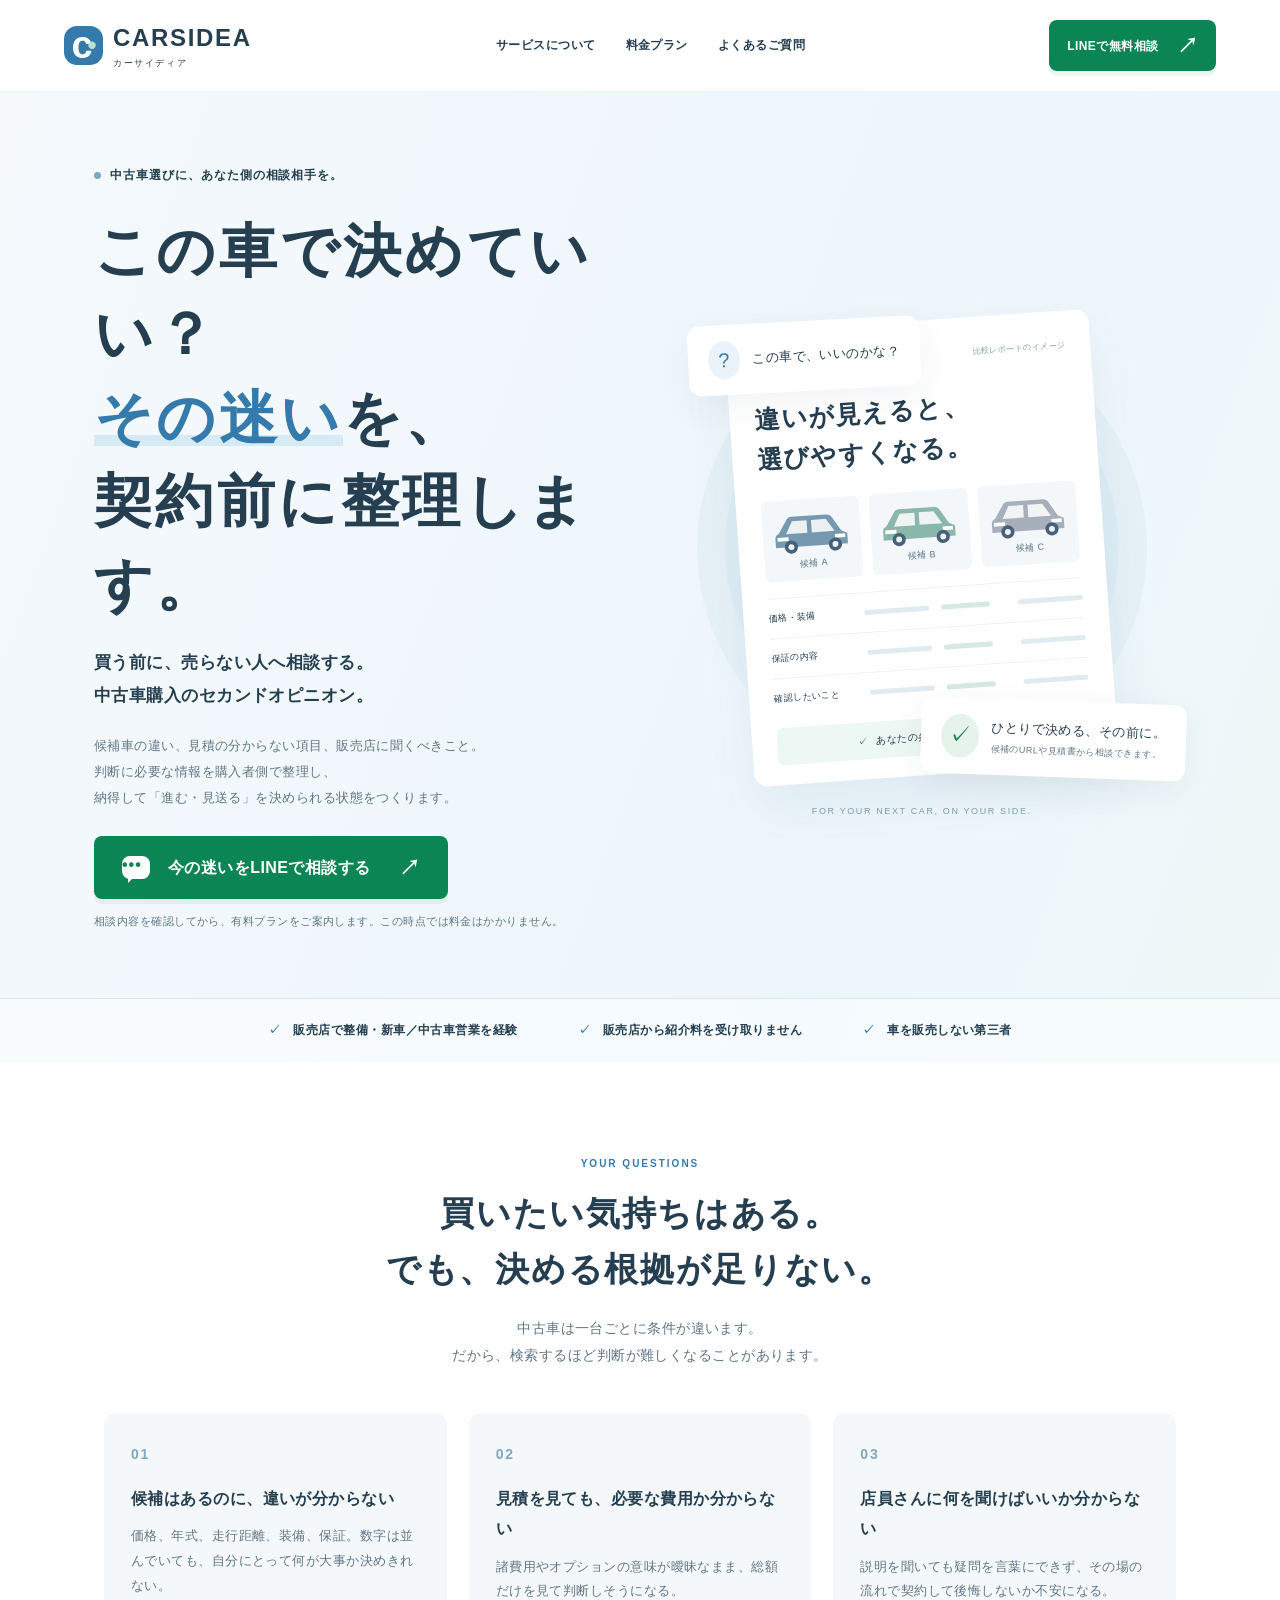
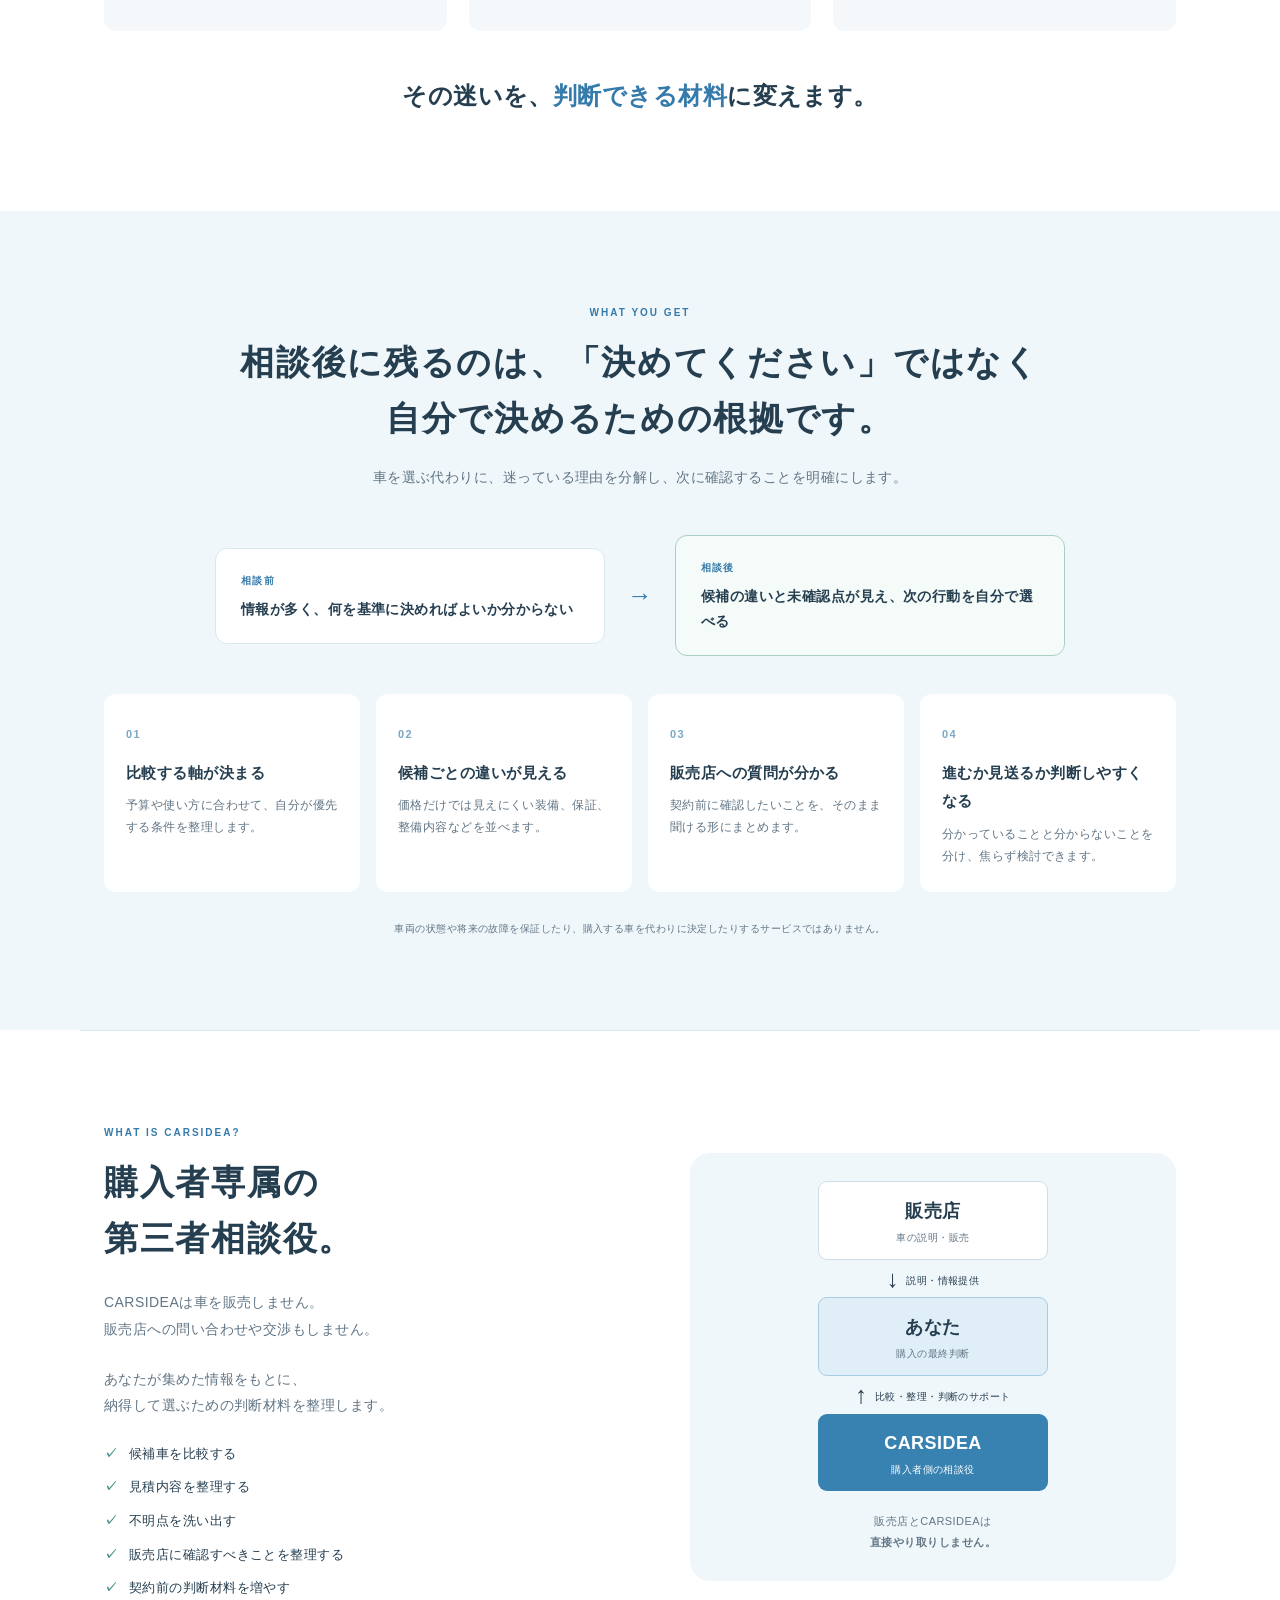
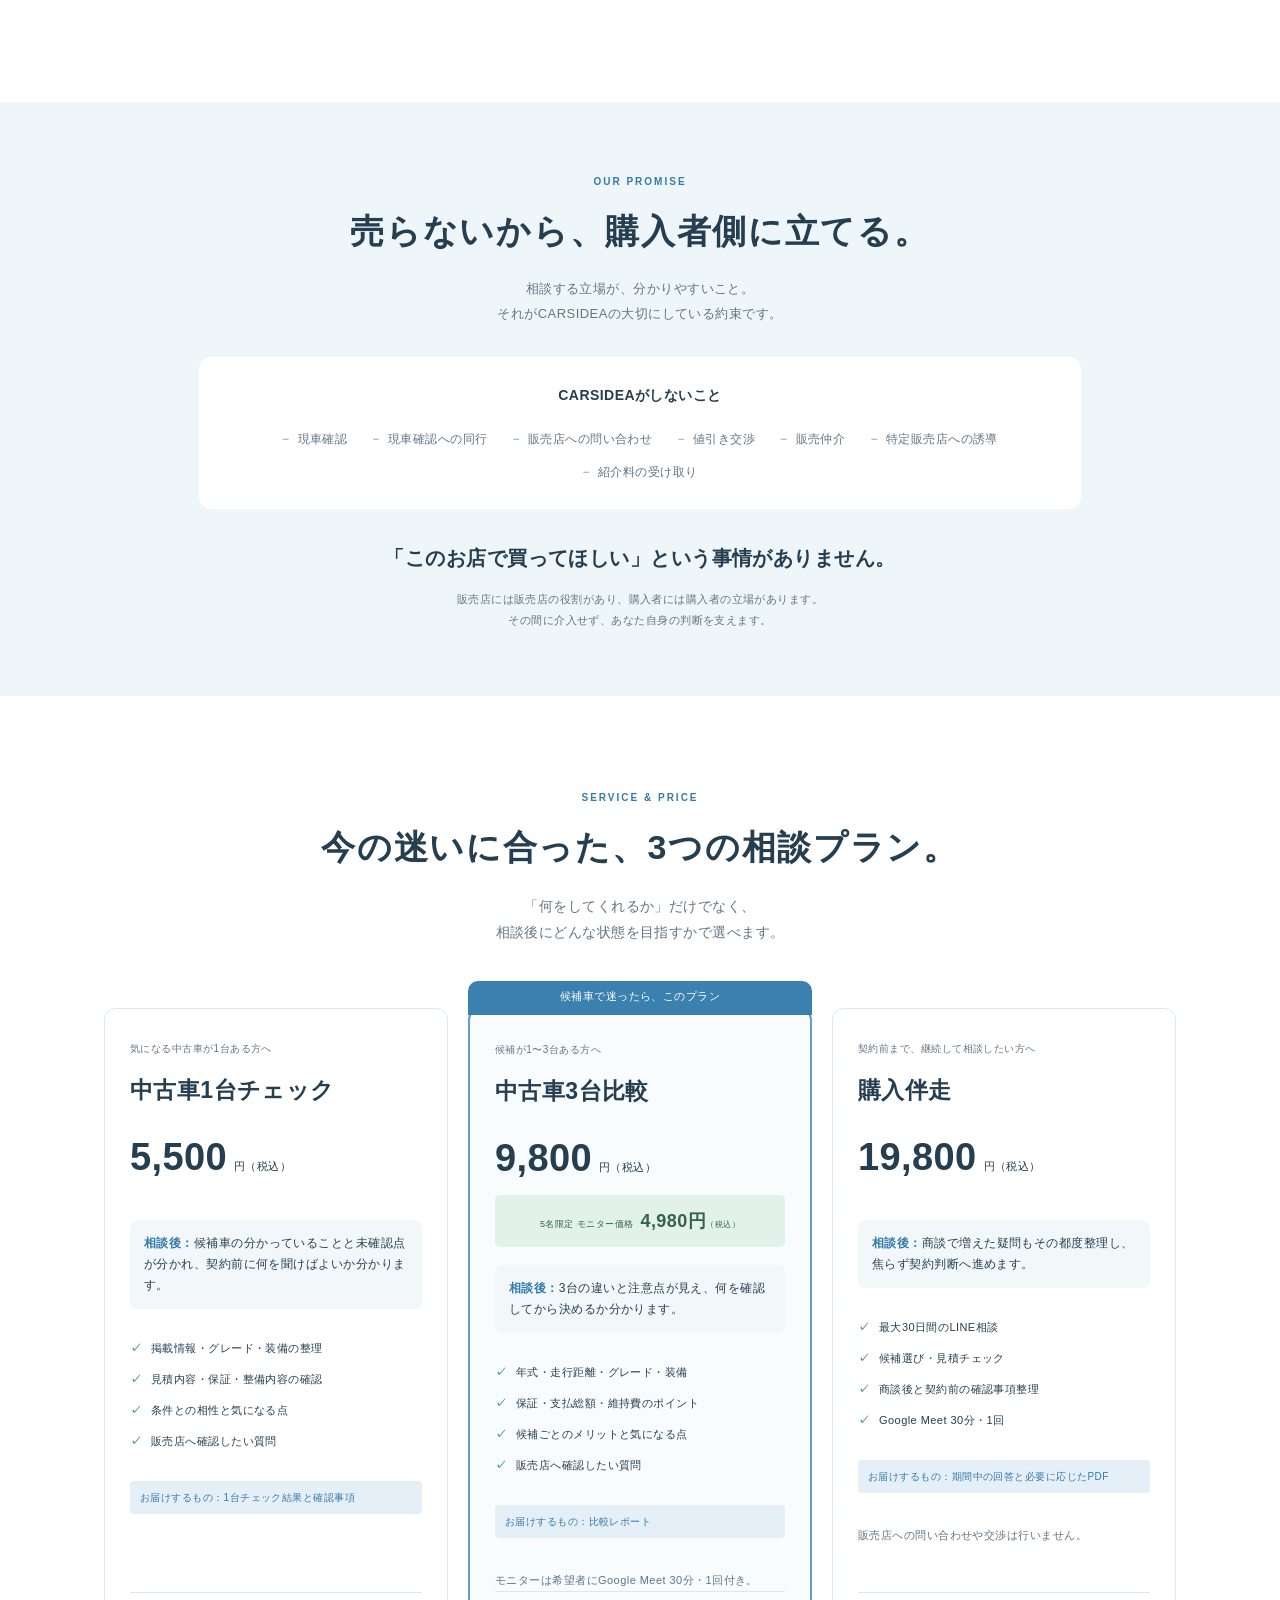
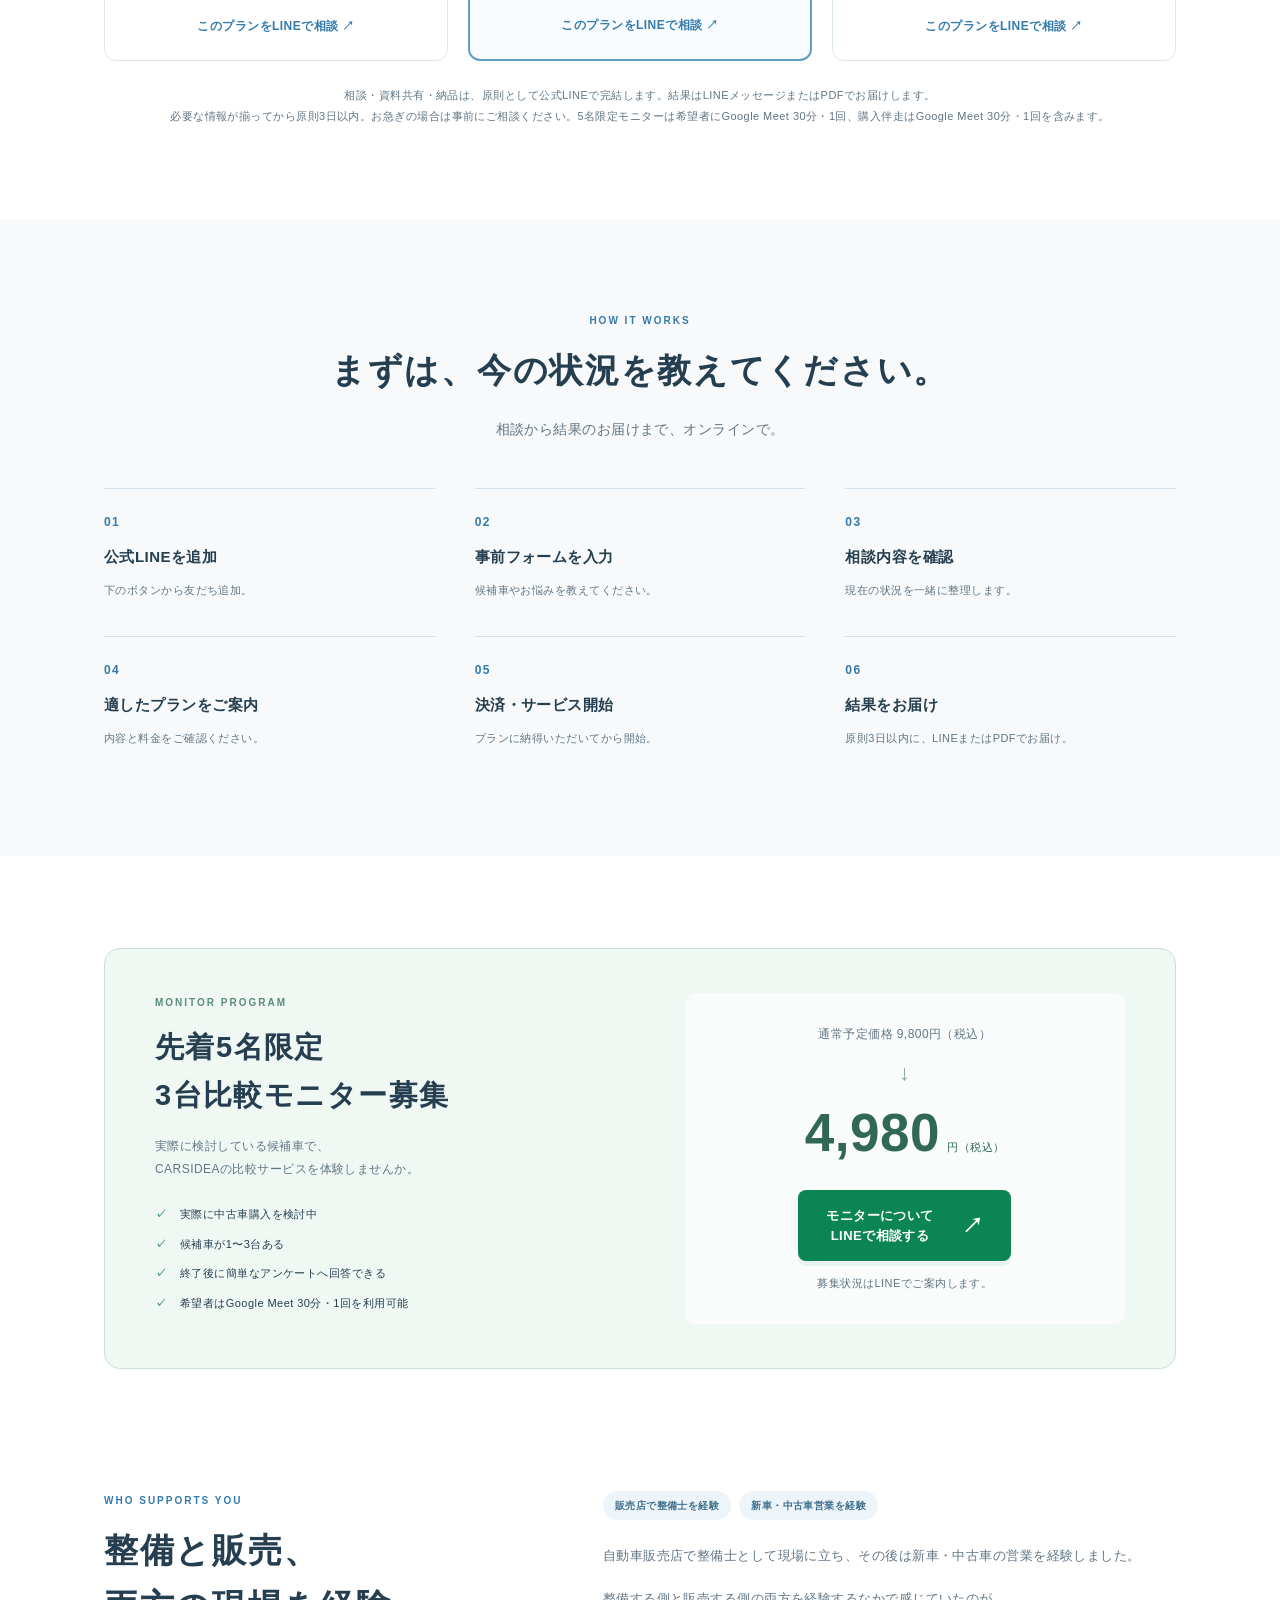
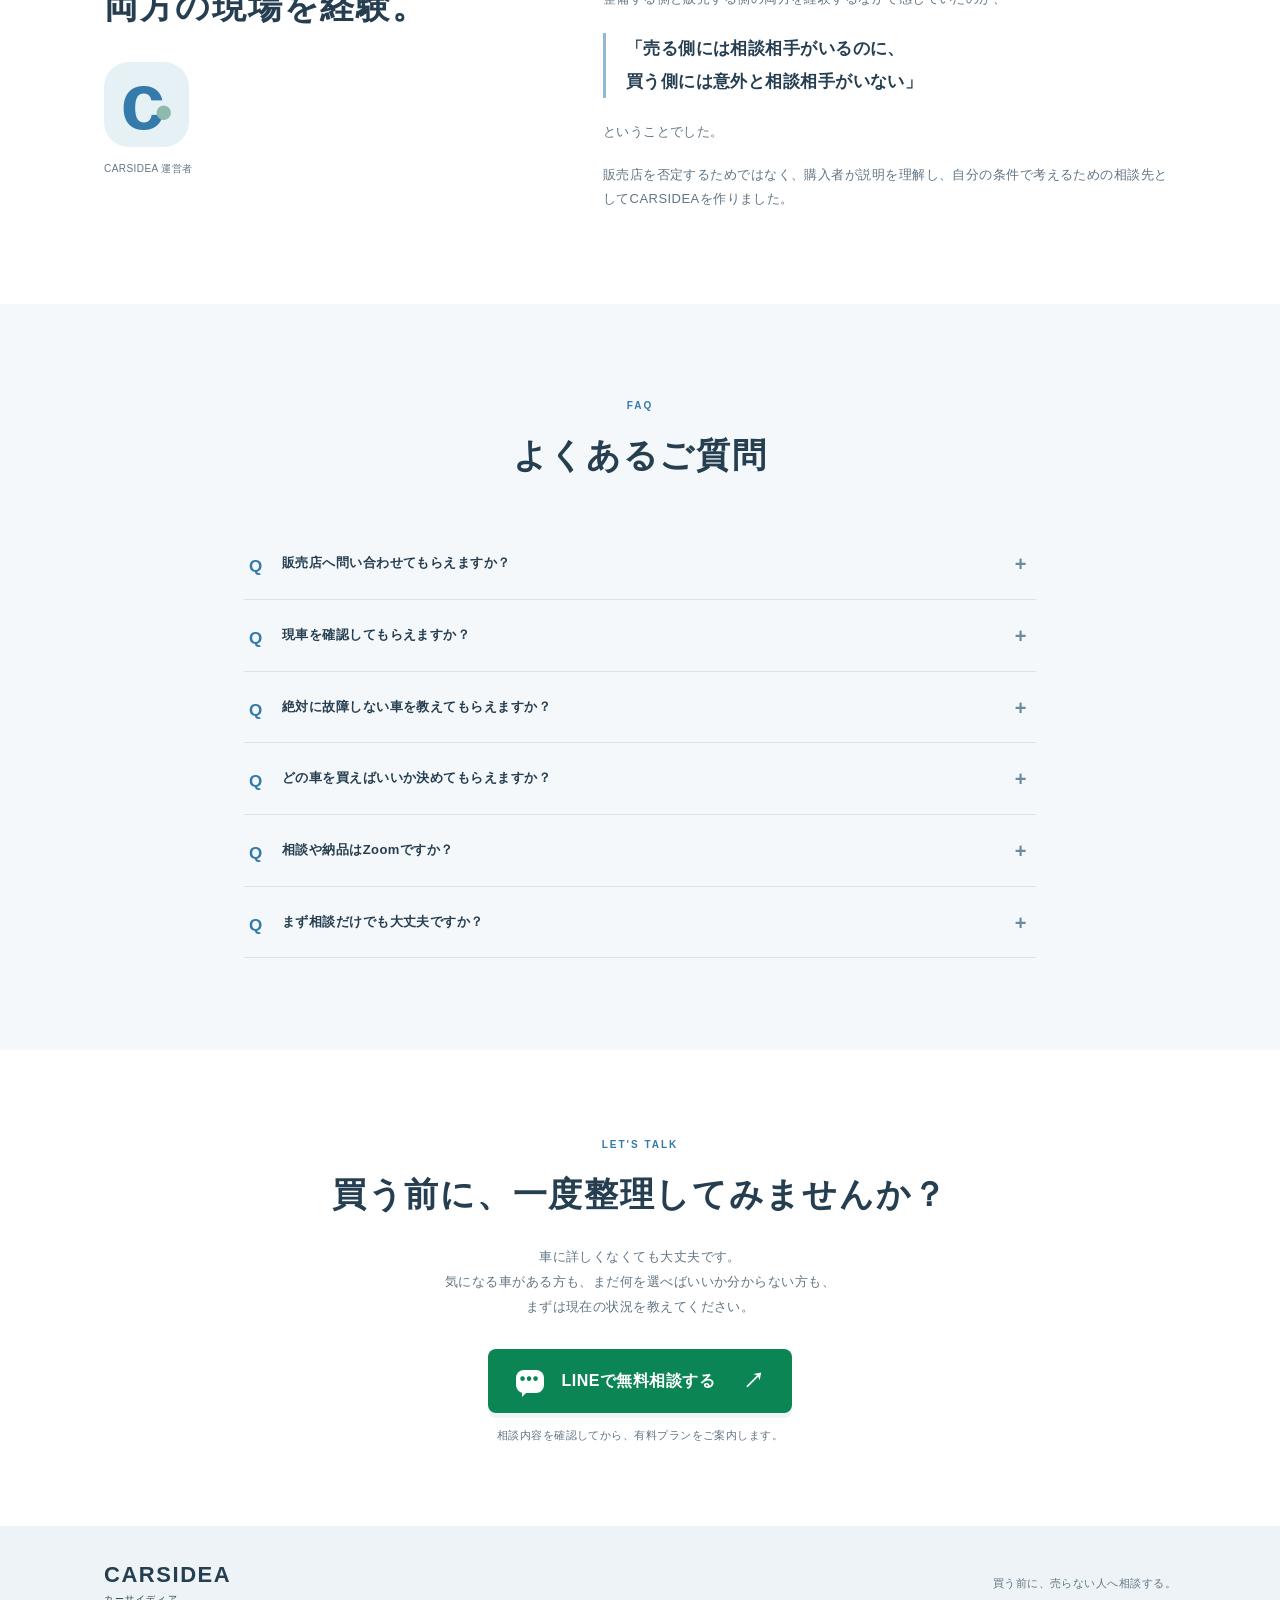
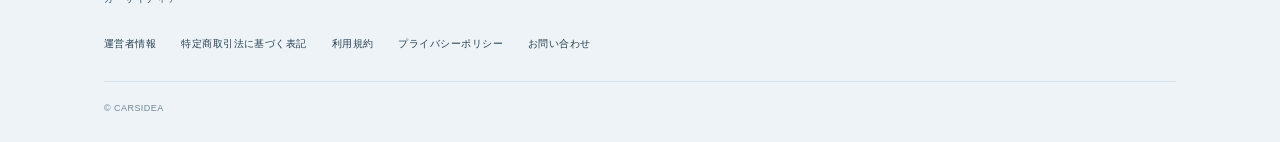
<file: index.html>
<!doctype html>
<html lang="ja">
<head><meta charset="utf-8"><meta name="viewport" content="width=device-width,initial-scale=1"><meta name="google-site-verification" content="bwSsMBCWNvgMB3rJ_8Qx39mw80NEjAY-K7NJlhXvEpw"><title>CARSIDEA｜中古車購入の相談・セカンドオピニオン</title><meta name="description" content="この中古車で決めていいのか分からない。その迷いを契約前に整理します。整備士・新車中古車営業の経験をもとに、候補車の違い、見積内容、販売店への確認事項を購入者側で整理するサービスです。"><meta name="theme-color" content="#f3f8fb"><link rel="canonical" href="https://carsidea.github.io/carsidea/"><meta property="og:title" content="CARSIDEA｜買う前に、売らない人へ相談する。"><meta property="og:description" content="候補車の違いと確認事項を整理し、自分で納得して購入判断できる状態へ。中古車購入のセカンドオピニオン。"><meta property="og:type" content="website"><meta property="og:url" content="https://carsidea.github.io/carsidea/"><link rel="icon" href="favicon.svg" type="image/svg+xml"><link rel="stylesheet" href="style.css"><link rel="stylesheet" href="outcomes.css"><script defer src="config.js"></script><script defer src="app.js"></script></head>
<body>
<a class="skip" href="#main">本文へ移動</a>
<header class="header"><a class="brand" href="#" aria-label="CARSIDEA トップ"><span class="brand-mark">c<span>•</span></span><span>CARSIDEA<small>カーサイディア</small></span></a><nav aria-label="メインナビゲーション"><a href="#about">サービスについて</a><a href="#plans">料金プラン</a><a href="#faq">よくあるご質問</a></nav><a class="button small line" href="contact.html">LINEで無料相談 <span>↗</span></a></header>
<main id="main">
<section class="hero"><div class="hero-inner"><div class="hero-copy"><p class="eyebrow"><span></span> 中古車選びに、あなた側の相談相手を。</p><h1>この車で決めていい？<br><em>その迷い</em>を、<br>契約前に整理します。</h1><p class="hero-sub">買う前に、売らない人へ相談する。<br>中古車購入のセカンドオピニオン。</p><p class="intro">候補車の違い、見積の分からない項目、販売店に聞くべきこと。<br>判断に必要な情報を購入者側で整理し、<br class="desktop">納得して「進む・見送る」を決められる状態をつくります。</p><a class="button line" href="contact.html"><span class="chat-icon" aria-hidden="true">•••</span>今の迷いをLINEで相談する <span>↗</span></a><p class="fine">相談内容を確認してから、有料プランをご案内します。この時点では料金はかかりません。</p></div>
<div class="hero-art" aria-label="候補車や見積書を整理するサービスのイメージ"><div class="art-circle"></div><div class="floating note-top"><span class="mini-icon">?</span> この車で、いいのかな？</div><div class="report"><div class="report-top"><span class="report-logo">CARSIDEA</span><span>比較レポートのイメージ</span></div><h2>違いが見えると、<br>選びやすくなる。</h2><div class="cars"><div><svg viewBox="0 0 120 65" aria-hidden="true"><use href="#car"/></svg><span>候補 A</span></div><div><svg viewBox="0 0 120 65" aria-hidden="true"><use href="#car"/></svg><span>候補 B</span></div><div><svg viewBox="0 0 120 65" aria-hidden="true"><use href="#car"/></svg><span>候補 C</span></div></div><div class="report-row"><span>価格・装備</span><i></i><i></i><i></i></div><div class="report-row"><span>保証の内容</span><i></i><i></i><i></i></div><div class="report-row"><span>確認したいこと</span><i></i><i></i><i></i></div><div class="report-end"><span>✓</span> あなたの条件に合わせて整理</div></div><div class="floating note-bottom"><span class="tick">✓</span><div>ひとりで決める、その前に。<small>候補のURLや見積書から相談できます。</small></div></div><span class="art-caption">FOR YOUR NEXT CAR, ON YOUR SIDE.</span></div></div>
<div class="trust-strip"><span><b>✓</b> 販売店で整備・新車／中古車営業を経験</span><span><b>✓</b> 販売店から紹介料を受け取りません</span><span><b>✓</b> 車を販売しない第三者</span></div></section>
<section class="section worries"><div class="section-head"><p class="kicker">YOUR QUESTIONS</p><h2>買いたい気持ちはある。<br>でも、決める根拠が足りない。</h2><p>中古車は一台ごとに条件が違います。<br>だから、検索するほど判断が難しくなることがあります。</p></div><div class="worry-grid"><article><span>01</span><h3>候補はあるのに、違いが分からない</h3><p>価格、年式、走行距離、装備、保証。数字は並んでいても、自分にとって何が大事か決めきれない。</p></article><article><span>02</span><h3>見積を見ても、必要な費用か分からない</h3><p>諸費用やオプションの意味が曖昧なまま、総額だけを見て判断しそうになる。</p></article><article><span>03</span><h3>店員さんに何を聞けばいいか分からない</h3><p>説明を聞いても疑問を言葉にできず、その場の流れで契約して後悔しないか不安になる。</p></article></div><p class="reassurance">その迷いを、<em>判断できる材料</em>に変えます。</p></section>
<section class="outcomes"><div class="section"><div class="section-head"><p class="kicker">WHAT YOU GET</p><h2>相談後に残るのは、<br class="mobile">「決めてください」ではなく<br>自分で決めるための根拠です。</h2><p>車を選ぶ代わりに、迷っている理由を分解し、次に確認することを明確にします。</p></div><div class="before-after"><div><span>相談前</span><p>情報が多く、何を基準に決めればよいか分からない</p></div><i aria-hidden="true">→</i><div><span>相談後</span><p>候補の違いと未確認点が見え、次の行動を自分で選べる</p></div></div><div class="outcome-grid"><article><b>01</b><h3>比較する軸が決まる</h3><p>予算や使い方に合わせて、自分が優先する条件を整理します。</p></article><article><b>02</b><h3>候補ごとの違いが見える</h3><p>価格だけでは見えにくい装備、保証、整備内容などを並べます。</p></article><article><b>03</b><h3>販売店への質問が分かる</h3><p>契約前に確認したいことを、そのまま聞ける形にまとめます。</p></article><article><b>04</b><h3>進むか見送るか判断しやすくなる</h3><p>分かっていることと分からないことを分け、焦らず検討できます。</p></article></div><p class="outcome-note">車両の状態や将来の故障を保証したり、購入する車を代わりに決定したりするサービスではありません。</p></div></section>
<section id="about" class="section about"><div class="about-copy"><p class="kicker">WHAT IS CARSIDEA?</p><h2>購入者専属の<br>第三者相談役。</h2><p>CARSIDEAは車を販売しません。<br>販売店への問い合わせや交渉もしません。</p><p>あなたが集めた情報をもとに、<br>納得して選ぶための判断材料を整理します。</p><ul class="checks"><li>候補車を比較する</li><li>見積内容を整理する</li><li>不明点を洗い出す</li><li>販売店に確認すべきことを整理する</li><li>契約前の判断材料を増やす</li></ul></div><div class="relationship"><div class="party dealer">販売店<small>車の説明・販売</small></div><div class="arrow">↓ <span>説明・情報提供</span></div><div class="party buyer">あなた<small>購入の最終判断</small></div><div class="arrow up">↑ <span>比較・整理・判断のサポート</span></div><div class="party advisor">CARSIDEA<small>購入者側の相談役</small></div><p>販売店とCARSIDEAは<br><strong>直接やり取りしません。</strong></p></div></section>
<section class="independence"><div class="section"><p class="kicker">OUR PROMISE</p><h2>売らないから、<br class="mobile">購入者側に立てる。</h2><p>相談する立場が、分かりやすいこと。<br>それがCARSIDEAの大切にしている約束です。</p><div class="promise-box"><h3>CARSIDEAがしないこと</h3><ul><li>現車確認</li><li>現車確認への同行</li><li>販売店への問い合わせ</li><li>値引き交渉</li><li>販売仲介</li><li>特定販売店への誘導</li><li>紹介料の受け取り</li></ul></div><h3 class="promise-last">「このお店で買ってほしい」<br class="mobile">という事情がありません。</h3><p class="fine">販売店には販売店の役割があり、購入者には購入者の立場があります。<br>その間に介入せず、あなた自身の判断を支えます。</p></div></section>
<section id="plans" class="section plans"><div class="section-head"><p class="kicker">SERVICE & PRICE</p><h2>今の迷いに合った、<br class="mobile">3つの相談プラン。</h2><p>「何をしてくれるか」だけでなく、<br>相談後にどんな状態を目指すかで選べます。</p></div><div class="plan-grid"><article class="plan"><p class="plan-for">気になる中古車が1台ある方へ</p><h3>中古車1台チェック</h3><p class="price"><span data-price="consultation">5,500</span><small>円（税込）</small></p><p class="plan-result"><strong>相談後：</strong>候補車の分かっていることと未確認点が分かれ、契約前に何を聞けばよいか分かります。</p><ul class="checks"><li>掲載情報・グレード・装備の整理</li><li>見積内容・保証・整備内容の確認</li><li>条件との相性と気になる点</li><li>販売店へ確認したい質問</li></ul><span class="deliverable">お届けするもの：1台チェック結果と確認事項</span><a class="plan-link line" href="contact.html">このプランをLINEで相談 ↗</a></article><article class="plan featured"><span class="plan-ribbon">候補車で迷ったら、このプラン</span><p class="plan-for">候補が1〜3台ある方へ</p><h3>中古車3台比較</h3><p class="price"><span data-price="comparison">9,800</span><small>円（税込）</small></p><div class="monitor-tag" data-monitor><span data-limit>5</span>名限定 モニター価格 <strong><span data-price="monitor">4,980</span>円</strong><small>（税込）</small></div><p class="plan-result"><strong>相談後：</strong>3台の違いと注意点が見え、何を確認してから決めるか分かります。</p><ul class="checks"><li>年式・走行距離・グレード・装備</li><li>保証・支払総額・維持費のポイント</li><li>候補ごとのメリットと気になる点</li><li>販売店へ確認したい質問</li></ul><span class="deliverable">お届けするもの：比較レポート</span><p class="fine" data-monitor>モニターは希望者にGoogle Meet 30分・1回付き。</p><a class="plan-link line" href="contact.html">このプランをLINEで相談 ↗</a></article><article class="plan"><p class="plan-for">契約前まで、継続して相談したい方へ</p><h3>購入伴走</h3><p class="price"><span data-price="support">19,800</span><small>円（税込）</small></p><p class="plan-result"><strong>相談後：</strong>商談で増えた疑問もその都度整理し、焦らず契約判断へ進めます。</p><ul class="checks"><li>最大30日間のLINE相談</li><li>候補選び・見積チェック</li><li>商談後と契約前の確認事項整理</li><li>Google Meet 30分・1回</li></ul><span class="deliverable">お届けするもの：期間中の回答と必要に応じたPDF</span><p class="fine">販売店への問い合わせや交渉は行いません。</p><a class="plan-link line" href="contact.html">このプランをLINEで相談 ↗</a></article></div><p class="plan-note">相談・資料共有・納品は、原則として公式LINEで完結します。結果はLINEメッセージまたはPDFでお届けします。<br>必要な情報が揃ってから原則3日以内。お急ぎの場合は事前にご相談ください。5名限定モニターは希望者にGoogle Meet 30分・1回、購入伴走はGoogle Meet 30分・1回を含みます。</p></section>
<section id="flow" class="flow"><div class="section"><div class="section-head"><p class="kicker">HOW IT WORKS</p><h2>まずは、今の状況を<br class="mobile">教えてください。</h2><p>相談から結果のお届けまで、オンラインで。</p></div><ol class="steps"><li><span>01</span><h3>公式LINEを追加</h3><p>下のボタンから友だち追加。</p></li><li><span>02</span><h3>事前フォームを入力</h3><p>候補車やお悩みを教えてください。</p></li><li><span>03</span><h3>相談内容を確認</h3><p>現在の状況を一緒に整理します。</p></li><li><span>04</span><h3>適したプランをご案内</h3><p>内容と料金をご確認ください。</p></li><li><span>05</span><h3>決済・サービス開始</h3><p>プランに納得いただいてから開始。</p></li><li><span>06</span><h3>結果をお届け</h3><p>原則3日以内に、LINEまたはPDFでお届け。</p></li></ol></div></section>
<section class="section" data-monitor><div class="monitor"><div><p class="kicker">MONITOR PROGRAM</p><h2>先着<span data-limit>5</span>名限定<br>3台比較モニター募集</h2><p>実際に検討している候補車で、<br>CARSIDEAの比較サービスを体験しませんか。</p><ul class="checks"><li>実際に中古車購入を検討中</li><li>候補車が1〜3台ある</li><li>終了後に簡単なアンケートへ回答できる</li><li>希望者はGoogle Meet 30分・1回を利用可能</li></ul></div><div class="monitor-offer"><p>通常予定価格 <span data-price="comparison">9,800</span>円（税込）</p><span class="down">↓</span><p class="price"><span data-price="monitor">4,980</span><small>円（税込）</small></p><a class="button line" href="contact.html">モニターについて<br>LINEで相談する <span>↗</span></a><p class="fine">募集状況はLINEでご案内します。</p></div></div></section>
<section id="operator" class="section profile"><div><p class="kicker">WHO SUPPORTS YOU</p><h2>整備と販売、<br>両方の現場を経験。</h2><div class="profile-symbol" aria-hidden="true">c<span>•</span></div><p class="profile-label">CARSIDEA 運営者</p></div><div class="profile-text"><div class="experience-list"><span>販売店で整備士を経験</span><span>新車・中古車営業を経験</span></div><p>自動車販売店で整備士として現場に立ち、その後は新車・中古車の営業を経験しました。</p><p>整備する側と販売する側の両方を経験するなかで感じていたのが、</p><blockquote>「売る側には相談相手がいるのに、<br>買う側には意外と相談相手がいない」</blockquote><p>ということでした。</p><p>販売店を否定するためではなく、購入者が説明を理解し、自分の条件で考えるための相談先としてCARSIDEAを作りました。</p></div></section>
<section id="faq" class="faq-section"><div class="section faq"><div class="section-head"><p class="kicker">FAQ</p><h2>よくあるご質問</h2></div><details><summary>販売店へ問い合わせてもらえますか？</summary><p>行っていません。必要な確認事項はこちらで整理しますので、ご本人から販売店へお問い合わせください。</p></details><details><summary>現車を確認してもらえますか？</summary><p>現車確認および同行は行っていません。お客様から共有いただいた掲載情報や見積書などをもとに整理します。</p></details><details><summary>絶対に故障しない車を教えてもらえますか？</summary><p>できません。中古車は一台ごとに状態が異なり、掲載情報だけでは判断できない部分があります。車両品質や将来の故障を保証するサービスではありません。</p></details><details><summary>どの車を買えばいいか決めてもらえますか？</summary><p>条件との相性やメリット・注意点を整理し、比較の考え方はお伝えしますが、最終判断はお客様ご自身に行っていただきます。</p></details><details><summary>相談や納品はZoomですか？</summary><p>基本のやり取りと納品は公式LINEで行います。候補車URLや見積書をLINEで共有いただき、結果はLINEメッセージまたはPDFでお届けします。5名限定モニターは希望者にGoogle Meet 30分・1回、購入伴走はGoogle Meet 30分・1回を含みます。</p></details><details><summary>まず相談だけでも大丈夫ですか？</summary><p>大丈夫です。まずは公式LINEから現在の状況を教えてください。相談内容を確認してから、必要に応じて有料プランをご案内します。</p></details></div></section>
<section class="final-cta section"><p class="kicker">LET'S TALK</p><h2>買う前に、<br class="mobile">一度整理してみませんか？</h2><p>車に詳しくなくても大丈夫です。<br>気になる車がある方も、まだ何を選べばいいか分からない方も、<br class="desktop">まずは現在の状況を教えてください。</p><a class="button line" href="contact.html"><span class="chat-icon" aria-hidden="true">•••</span>LINEで無料相談する <span>↗</span></a><p class="fine">相談内容を確認してから、有料プランをご案内します。</p></section>
</main><footer><div class="footer-top"><a class="brand" href="#">CARSIDEA<small>カーサイディア</small></a><p>買う前に、売らない人へ相談する。</p></div><nav aria-label="フッターナビゲーション"><a href="operator.html">運営者情報</a><a href="legal.html">特定商取引法に基づく表記</a><a href="terms.html">利用規約</a><a href="privacy.html">プライバシーポリシー</a><a href="contact.html">お問い合わせ</a></nav><p class="copyright">© CARSIDEA</p></footer><div class="mobile-sticky"><a class="button line" href="contact.html">LINEで無料相談 <span>↗</span></a></div>
<svg class="svg-defs" xmlns="http://www.w3.org/2000/svg" aria-hidden="true"><defs><symbol id="car" viewBox="0 0 120 65"><path d="M15 34 27 15q2-3 6-3h48q5 0 8 5l11 18 8 4v14H10V41q0-5 5-7Z" fill="currentColor"/><path d="m34 18-9 17h29V18Zm26 0v17h31l-11-17Z" fill="#fff" opacity=".85"/><path d="M13 42h15m63 0h14" stroke="#fff" stroke-width="5"/><circle cx="31" cy="53" r="9" fill="#486178"/><circle cx="91" cy="53" r="9" fill="#486178"/><circle cx="31" cy="53" r="4" fill="#ecf3f8"/><circle cx="91" cy="53" r="4" fill="#ecf3f8"/></symbol></defs></svg>
</body></html>
</file>
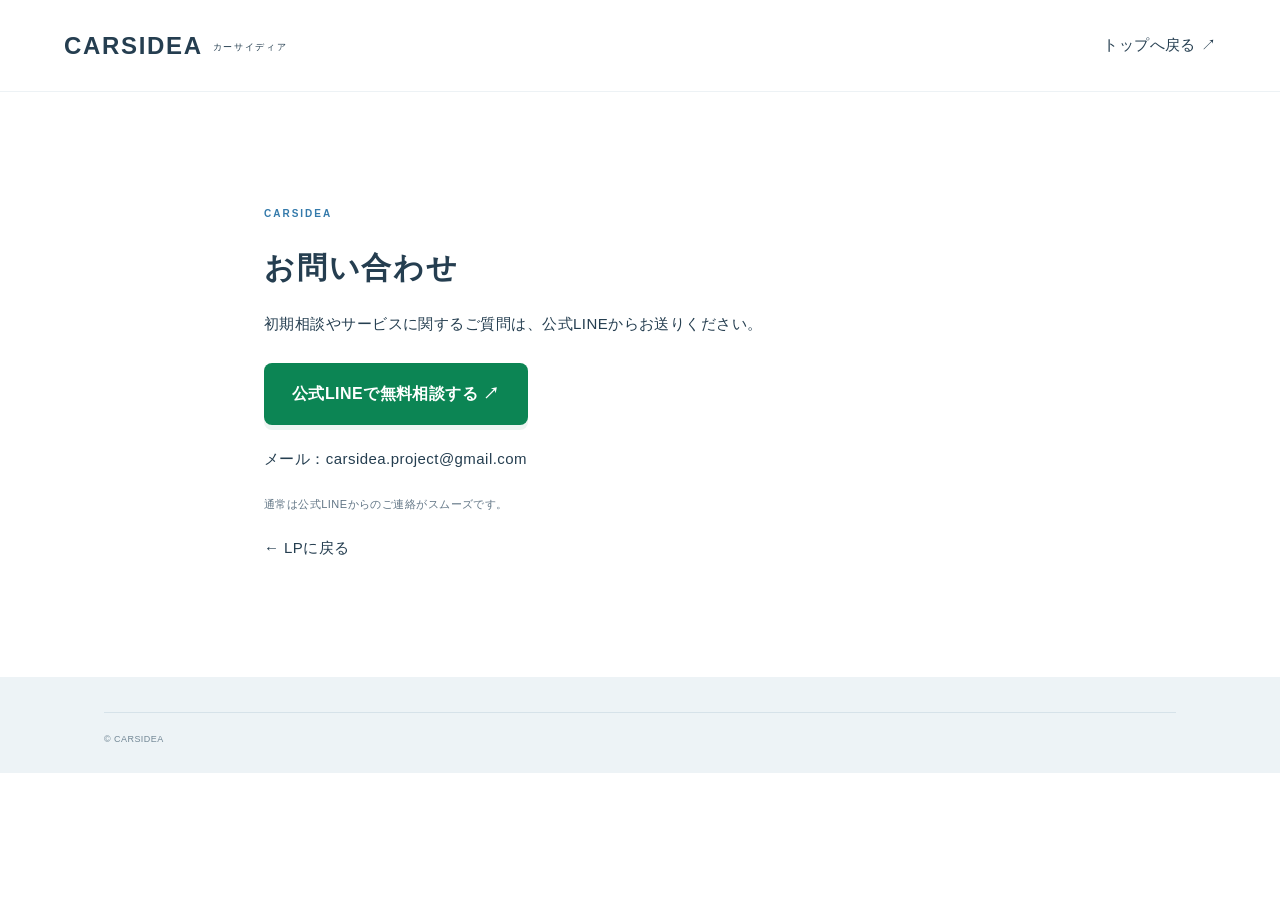
<file: contact.html>
<!doctype html><html lang="ja"><head><meta charset="utf-8"><meta name="viewport" content="width=device-width,initial-scale=1"><meta name="robots" content="noindex,follow"><title>お問い合わせ｜CARSIDEA</title><link rel="icon" href="favicon.svg"><link rel="stylesheet" href="style.css"><script defer src="config.js"></script><script defer src="app.js"></script></head><body><header class="header"><a class="brand" href="index.html">CARSIDEA<small>カーサイディア</small></a><a href="index.html">トップへ戻る ↗</a></header><main class="section document"><p class="kicker">CARSIDEA</p><h1>お問い合わせ</h1><div data-line-ready><p>初期相談やサービスに関するご質問は、公式LINEからお送りください。</p><a class="button line" href="https://lin.ee/pR8eXtr">公式LINEで無料相談する ↗</a></div><p>メール：<a href="mailto:carsidea.project@gmail.com" data-email>carsidea.project@gmail.com</a></p><p class="fine">通常は公式LINEからのご連絡がスムーズです。</p><p><a href="index.html">← LPに戻る</a></p></main><footer><p class="copyright">© CARSIDEA</p></footer></body></html>
</file>
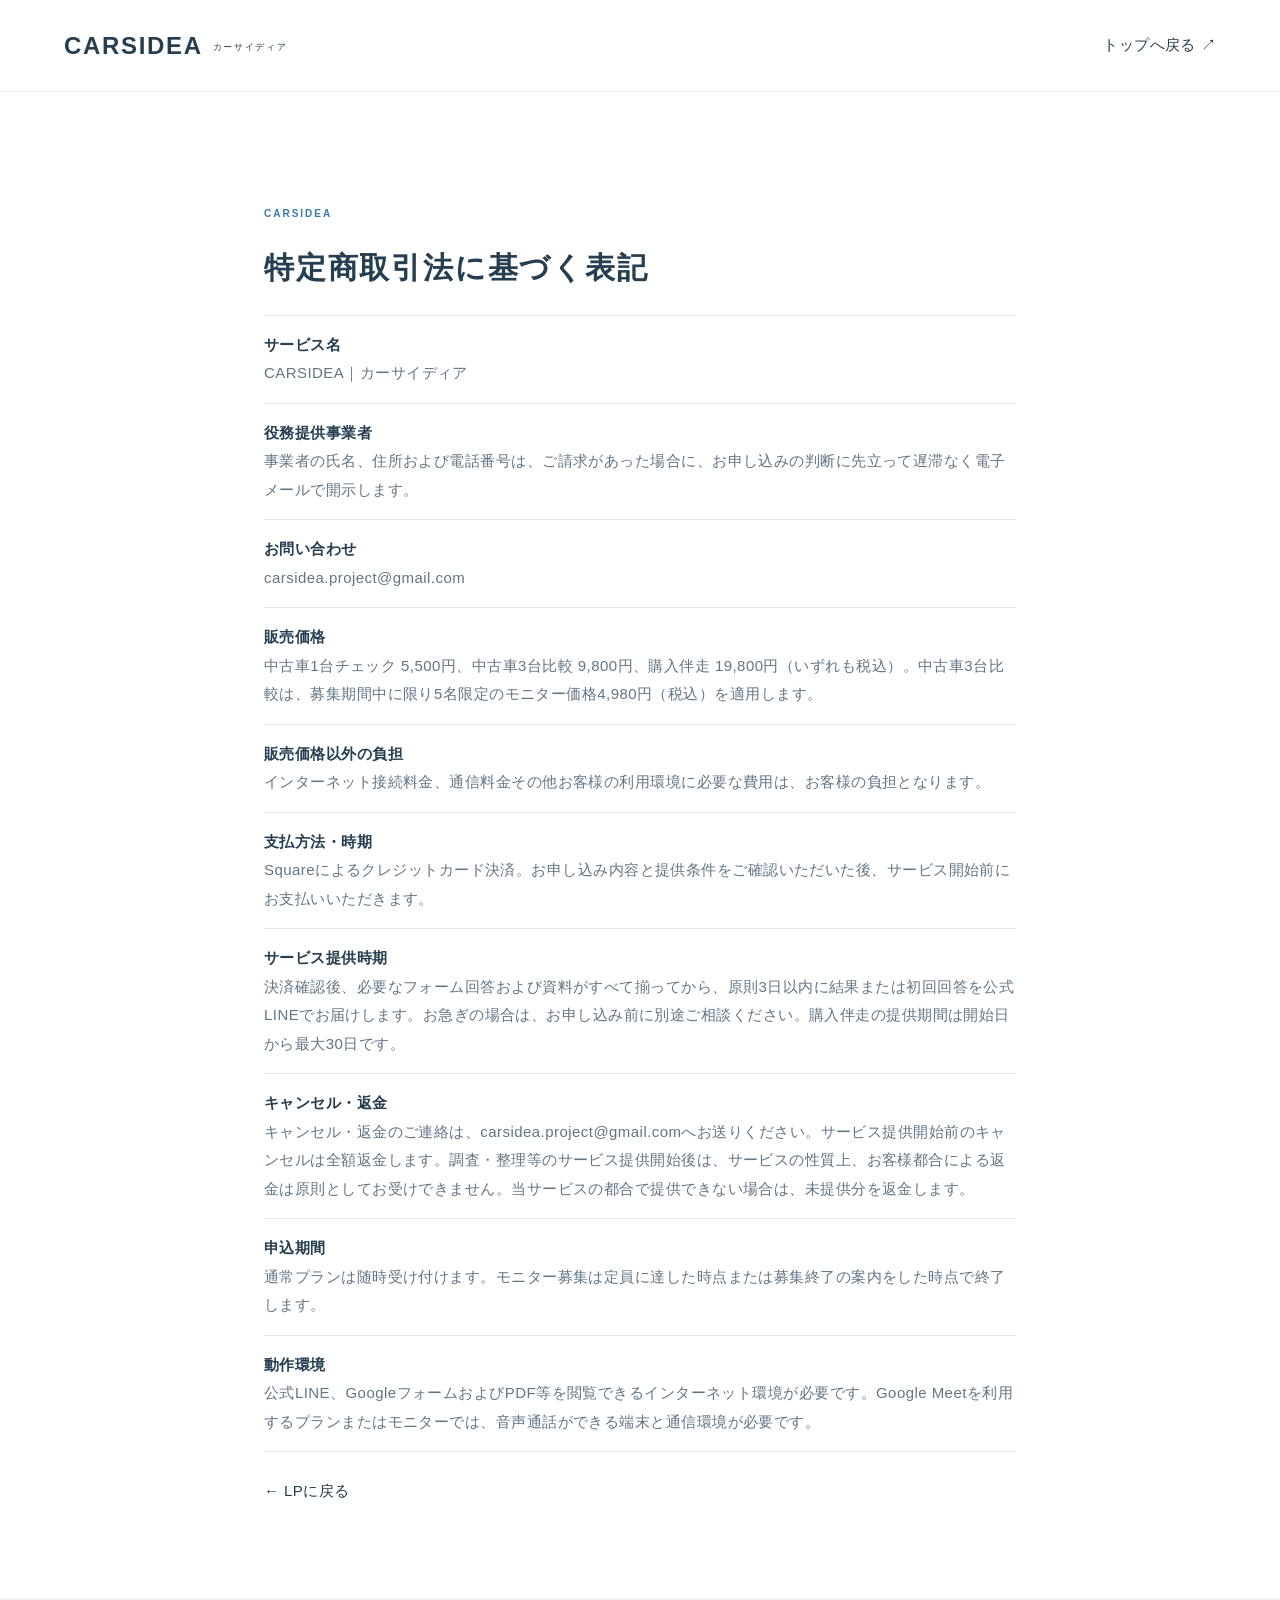
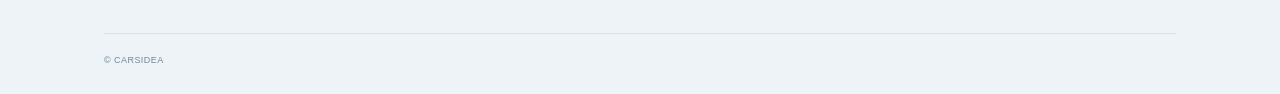
<file: legal.html>
<!doctype html><html lang="ja"><head><meta charset="utf-8"><meta name="viewport" content="width=device-width,initial-scale=1"><meta name="robots" content="noindex,follow"><title>特定商取引法に基づく表記｜CARSIDEA</title><link rel="icon" href="favicon.svg"><link rel="stylesheet" href="style.css"><script defer src="config.js"></script><script defer src="app.js"></script></head><body><header class="header"><a class="brand" href="index.html">CARSIDEA<small>カーサイディア</small></a><a href="index.html">トップへ戻る ↗</a></header><main class="section document"><p class="kicker">CARSIDEA</p><h1>特定商取引法に基づく表記</h1><dl><dt>サービス名</dt><dd>CARSIDEA｜カーサイディア</dd><dt>役務提供事業者</dt><dd>事業者の氏名、住所および電話番号は、ご請求があった場合に、お申し込みの判断に先立って遅滞なく電子メールで開示します。</dd><dt>お問い合わせ</dt><dd><a href="mailto:carsidea.project@gmail.com">carsidea.project@gmail.com</a></dd><dt>販売価格</dt><dd>中古車1台チェック 5,500円、中古車3台比較 9,800円、購入伴走 19,800円（いずれも税込）。中古車3台比較は、募集期間中に限り5名限定のモニター価格4,980円（税込）を適用します。</dd><dt>販売価格以外の負担</dt><dd>インターネット接続料金、通信料金その他お客様の利用環境に必要な費用は、お客様の負担となります。</dd><dt>支払方法・時期</dt><dd>Squareによるクレジットカード決済。お申し込み内容と提供条件をご確認いただいた後、サービス開始前にお支払いいただきます。</dd><dt>サービス提供時期</dt><dd>決済確認後、必要なフォーム回答および資料がすべて揃ってから、原則3日以内に結果または初回回答を公式LINEでお届けします。お急ぎの場合は、お申し込み前に別途ご相談ください。購入伴走の提供期間は開始日から最大30日です。</dd><dt>キャンセル・返金</dt><dd>キャンセル・返金のご連絡は、<a href="mailto:carsidea.project@gmail.com">carsidea.project@gmail.com</a>へお送りください。サービス提供開始前のキャンセルは全額返金します。調査・整理等のサービス提供開始後は、サービスの性質上、お客様都合による返金は原則としてお受けできません。当サービスの都合で提供できない場合は、未提供分を返金します。</dd><dt>申込期間</dt><dd>通常プランは随時受け付けます。モニター募集は定員に達した時点または募集終了の案内をした時点で終了します。</dd><dt>動作環境</dt><dd>公式LINE、GoogleフォームおよびPDF等を閲覧できるインターネット環境が必要です。Google Meetを利用するプランまたはモニターでは、音声通話ができる端末と通信環境が必要です。</dd></dl><p><a href="index.html">← LPに戻る</a></p></main><footer><p class="copyright">© CARSIDEA</p></footer></body></html>
</file>
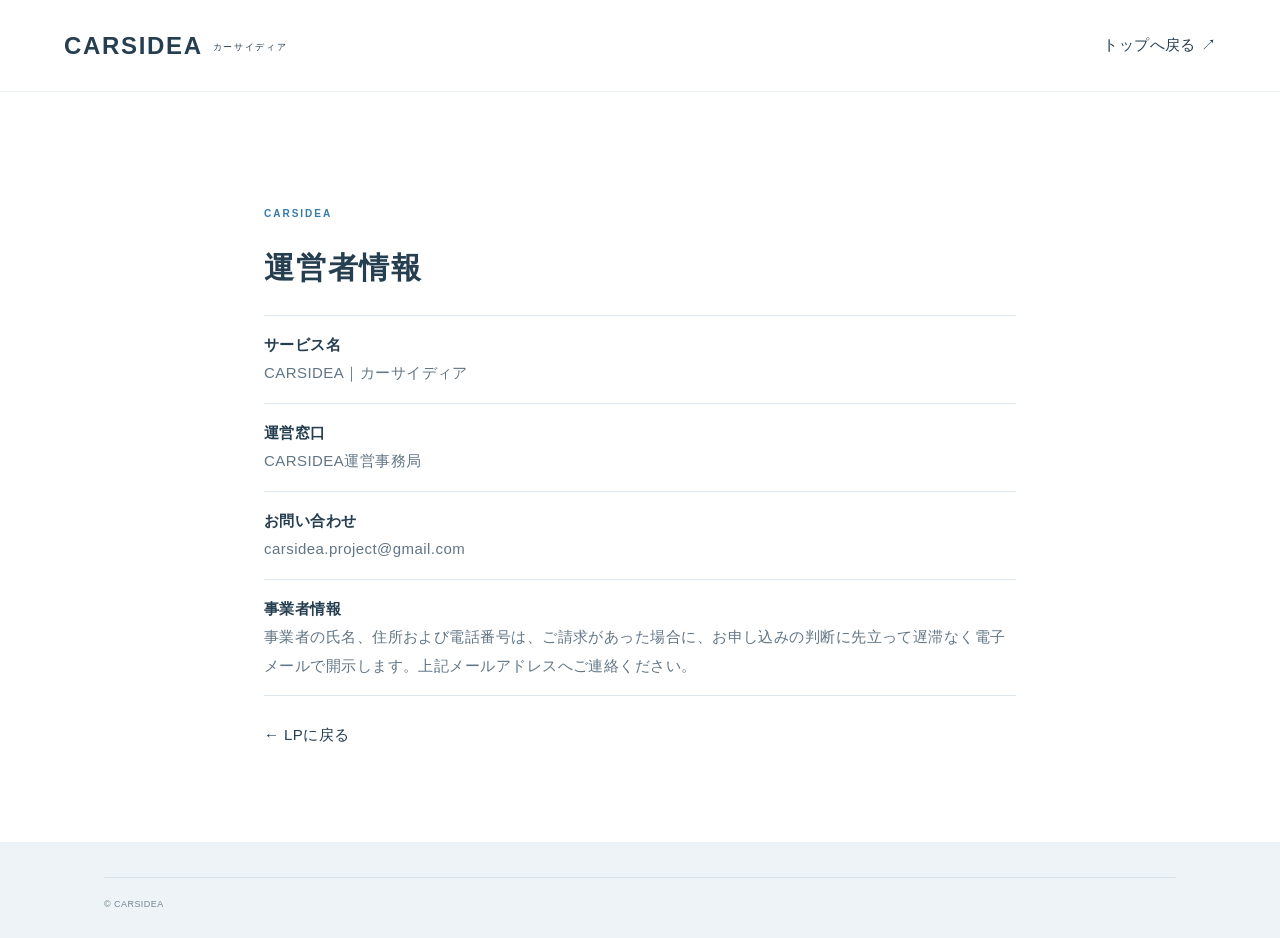
<file: operator.html>
<!doctype html><html lang="ja"><head><meta charset="utf-8"><meta name="viewport" content="width=device-width,initial-scale=1"><meta name="robots" content="noindex,follow"><title>運営者情報｜CARSIDEA</title><link rel="icon" href="favicon.svg"><link rel="stylesheet" href="style.css"><script defer src="config.js"></script><script defer src="app.js"></script></head><body><header class="header"><a class="brand" href="index.html">CARSIDEA<small>カーサイディア</small></a><a href="index.html">トップへ戻る ↗</a></header><main class="section document"><p class="kicker">CARSIDEA</p><h1>運営者情報</h1><dl><dt>サービス名</dt><dd>CARSIDEA｜カーサイディア</dd><dt>運営窓口</dt><dd data-operator>CARSIDEA運営事務局</dd><dt>お問い合わせ</dt><dd><a href="mailto:carsidea.project@gmail.com" data-email>carsidea.project@gmail.com</a></dd><dt>事業者情報</dt><dd>事業者の氏名、住所および電話番号は、ご請求があった場合に、お申し込みの判断に先立って遅滞なく電子メールで開示します。上記メールアドレスへご連絡ください。</dd></dl><p><a href="index.html">← LPに戻る</a></p></main><footer><p class="copyright">© CARSIDEA</p></footer></body></html>
</file>
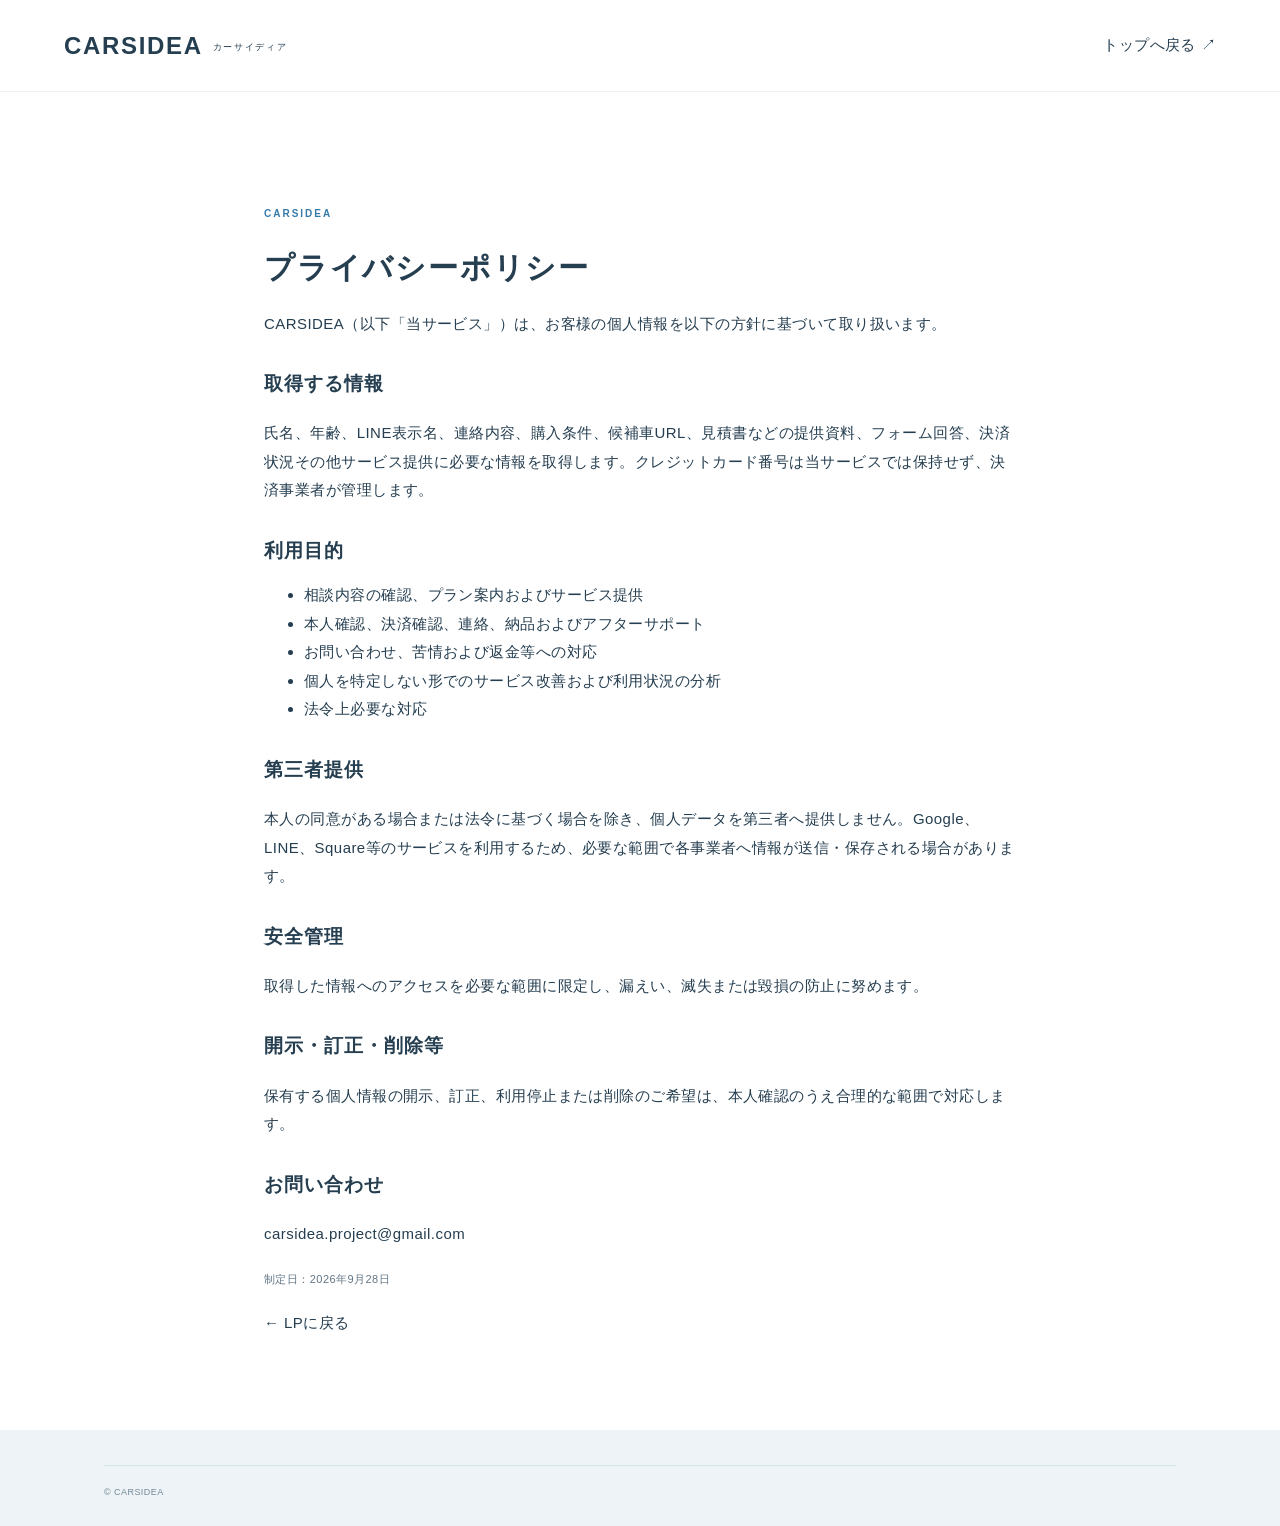
<file: privacy.html>
<!doctype html><html lang="ja"><head><meta charset="utf-8"><meta name="viewport" content="width=device-width,initial-scale=1"><meta name="robots" content="noindex,follow"><title>プライバシーポリシー｜CARSIDEA</title><link rel="icon" href="favicon.svg"><link rel="stylesheet" href="style.css"><script defer src="config.js"></script><script defer src="app.js"></script></head><body><header class="header"><a class="brand" href="index.html">CARSIDEA<small>カーサイディア</small></a><a href="index.html">トップへ戻る ↗</a></header><main class="section document"><p class="kicker">CARSIDEA</p><h1>プライバシーポリシー</h1><p>CARSIDEA（以下「当サービス」）は、お客様の個人情報を以下の方針に基づいて取り扱います。</p><h2>取得する情報</h2><p>氏名、年齢、LINE表示名、連絡内容、購入条件、候補車URL、見積書などの提供資料、フォーム回答、決済状況その他サービス提供に必要な情報を取得します。クレジットカード番号は当サービスでは保持せず、決済事業者が管理します。</p><h2>利用目的</h2><ul><li>相談内容の確認、プラン案内およびサービス提供</li><li>本人確認、決済確認、連絡、納品およびアフターサポート</li><li>お問い合わせ、苦情および返金等への対応</li><li>個人を特定しない形でのサービス改善および利用状況の分析</li><li>法令上必要な対応</li></ul><h2>第三者提供</h2><p>本人の同意がある場合または法令に基づく場合を除き、個人データを第三者へ提供しません。Google、LINE、Square等のサービスを利用するため、必要な範囲で各事業者へ情報が送信・保存される場合があります。</p><h2>安全管理</h2><p>取得した情報へのアクセスを必要な範囲に限定し、漏えい、滅失または毀損の防止に努めます。</p><h2>開示・訂正・削除等</h2><p>保有する個人情報の開示、訂正、利用停止または削除のご希望は、本人確認のうえ合理的な範囲で対応します。</p><h2>お問い合わせ</h2><p><a href="mailto:carsidea.project@gmail.com">carsidea.project@gmail.com</a></p><p class="fine">制定日：2026年9月28日</p><p><a href="index.html">← LPに戻る</a></p></main><footer><p class="copyright">© CARSIDEA</p></footer></body></html>
</file>
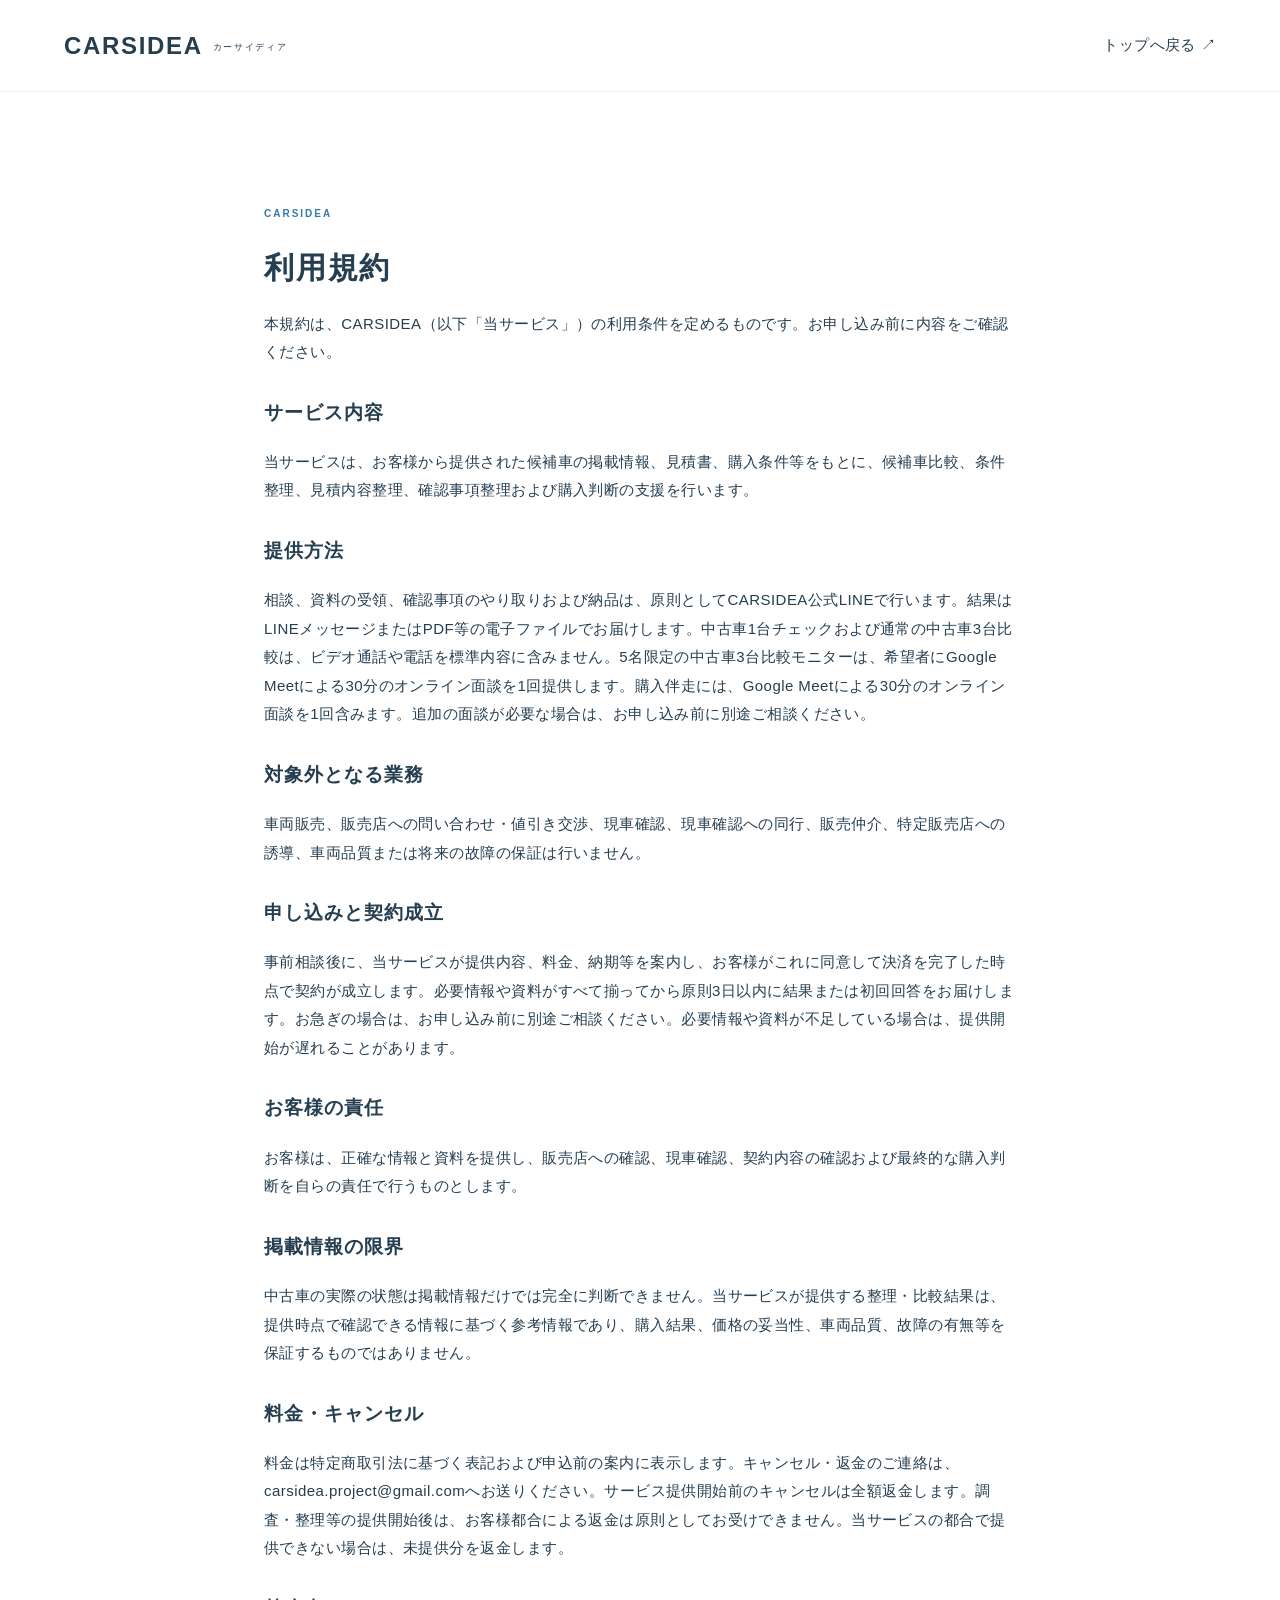
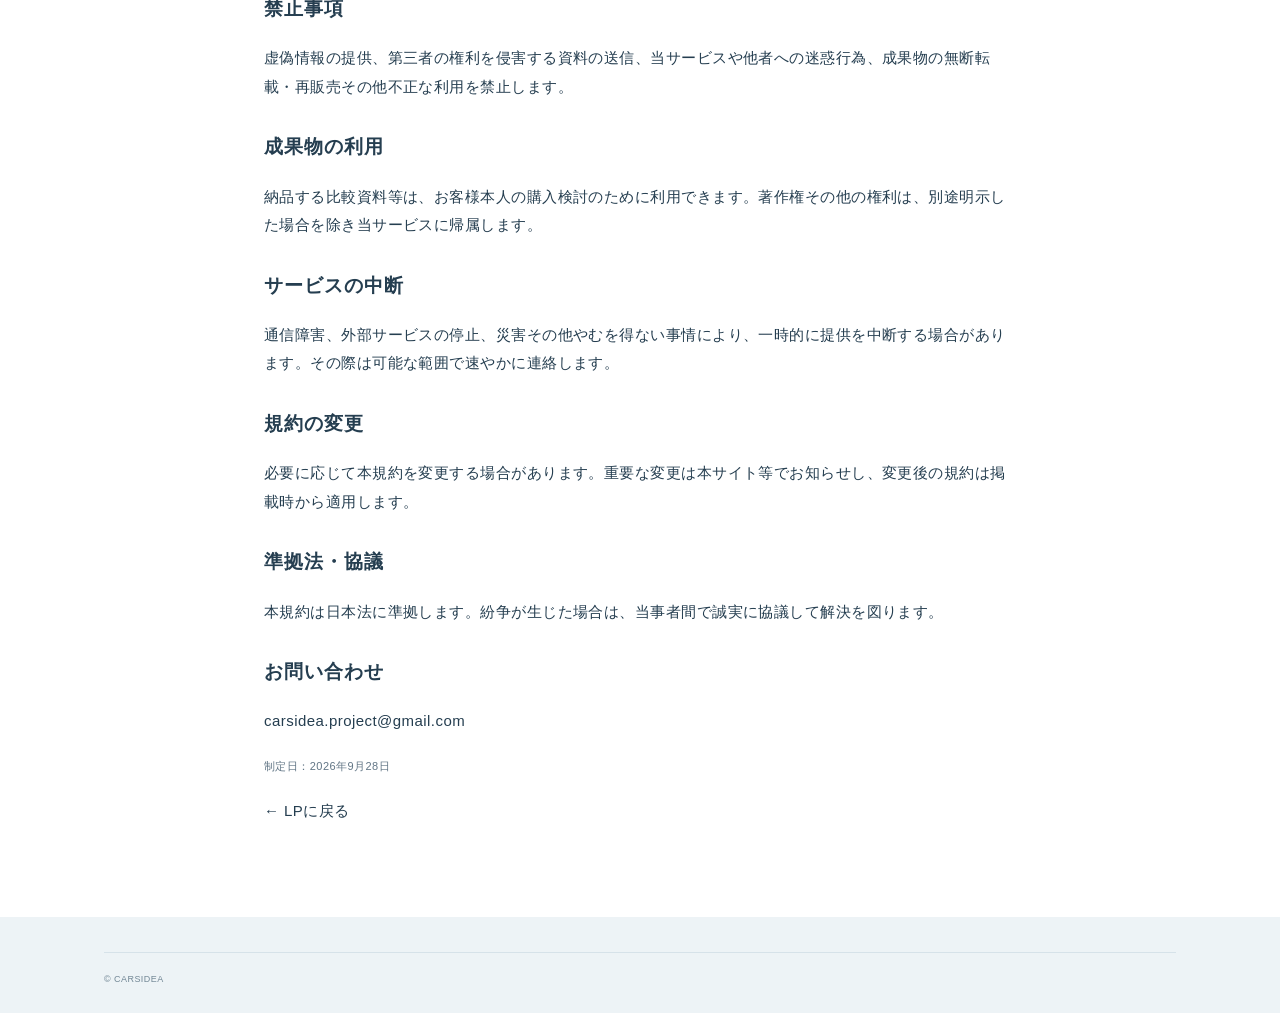
<file: terms.html>
<!doctype html><html lang="ja"><head><meta charset="utf-8"><meta name="viewport" content="width=device-width,initial-scale=1"><meta name="robots" content="noindex,follow"><title>利用規約｜CARSIDEA</title><link rel="icon" href="favicon.svg"><link rel="stylesheet" href="style.css"><script defer src="config.js"></script><script defer src="app.js"></script></head><body><header class="header"><a class="brand" href="index.html">CARSIDEA<small>カーサイディア</small></a><a href="index.html">トップへ戻る ↗</a></header><main class="section document"><p class="kicker">CARSIDEA</p><h1>利用規約</h1><p>本規約は、CARSIDEA（以下「当サービス」）の利用条件を定めるものです。お申し込み前に内容をご確認ください。</p><h2>サービス内容</h2><p>当サービスは、お客様から提供された候補車の掲載情報、見積書、購入条件等をもとに、候補車比較、条件整理、見積内容整理、確認事項整理および購入判断の支援を行います。</p><h2>提供方法</h2><p>相談、資料の受領、確認事項のやり取りおよび納品は、原則としてCARSIDEA公式LINEで行います。結果はLINEメッセージまたはPDF等の電子ファイルでお届けします。中古車1台チェックおよび通常の中古車3台比較は、ビデオ通話や電話を標準内容に含みません。5名限定の中古車3台比較モニターは、希望者にGoogle Meetによる30分のオンライン面談を1回提供します。購入伴走には、Google Meetによる30分のオンライン面談を1回含みます。追加の面談が必要な場合は、お申し込み前に別途ご相談ください。</p><h2>対象外となる業務</h2><p>車両販売、販売店への問い合わせ・値引き交渉、現車確認、現車確認への同行、販売仲介、特定販売店への誘導、車両品質または将来の故障の保証は行いません。</p><h2>申し込みと契約成立</h2><p>事前相談後に、当サービスが提供内容、料金、納期等を案内し、お客様がこれに同意して決済を完了した時点で契約が成立します。必要情報や資料がすべて揃ってから原則3日以内に結果または初回回答をお届けします。お急ぎの場合は、お申し込み前に別途ご相談ください。必要情報や資料が不足している場合は、提供開始が遅れることがあります。</p><h2>お客様の責任</h2><p>お客様は、正確な情報と資料を提供し、販売店への確認、現車確認、契約内容の確認および最終的な購入判断を自らの責任で行うものとします。</p><h2>掲載情報の限界</h2><p>中古車の実際の状態は掲載情報だけでは完全に判断できません。当サービスが提供する整理・比較結果は、提供時点で確認できる情報に基づく参考情報であり、購入結果、価格の妥当性、車両品質、故障の有無等を保証するものではありません。</p><h2>料金・キャンセル</h2><p>料金は特定商取引法に基づく表記および申込前の案内に表示します。キャンセル・返金のご連絡は、<a href="mailto:carsidea.project@gmail.com">carsidea.project@gmail.com</a>へお送りください。サービス提供開始前のキャンセルは全額返金します。調査・整理等の提供開始後は、お客様都合による返金は原則としてお受けできません。当サービスの都合で提供できない場合は、未提供分を返金します。</p><h2>禁止事項</h2><p>虚偽情報の提供、第三者の権利を侵害する資料の送信、当サービスや他者への迷惑行為、成果物の無断転載・再販売その他不正な利用を禁止します。</p><h2>成果物の利用</h2><p>納品する比較資料等は、お客様本人の購入検討のために利用できます。著作権その他の権利は、別途明示した場合を除き当サービスに帰属します。</p><h2>サービスの中断</h2><p>通信障害、外部サービスの停止、災害その他やむを得ない事情により、一時的に提供を中断する場合があります。その際は可能な範囲で速やかに連絡します。</p><h2>規約の変更</h2><p>必要に応じて本規約を変更する場合があります。重要な変更は本サイト等でお知らせし、変更後の規約は掲載時から適用します。</p><h2>準拠法・協議</h2><p>本規約は日本法に準拠します。紛争が生じた場合は、当事者間で誠実に協議して解決を図ります。</p><h2>お問い合わせ</h2><p><a href="mailto:carsidea.project@gmail.com">carsidea.project@gmail.com</a></p><p class="fine">制定日：2026年9月28日</p><p><a href="index.html">← LPに戻る</a></p></main><footer><p class="copyright">© CARSIDEA</p></footer></body></html>
</file>
<file: style.css>
:root{--ink:#253e50;--muted:#617585;--blue:#347aab;--pale:#f0f7fb;--line:#0c8554;--border:#dce7ee}*{box-sizing:border-box}html{scroll-behavior:smooth;scroll-padding-top:95px}body{margin:0;color:var(--ink);font-family:-apple-system,BlinkMacSystemFont,"Hiragino Kaku Gothic ProN","Yu Gothic",Meiryo,sans-serif;font-size:15px;line-height:1.9;letter-spacing:.03em}a{color:inherit;text-decoration:none}button,a,summary{-webkit-tap-highlight-color:transparent}a:focus-visible,summary:focus-visible{outline:3px solid #da8e26;outline-offset:5px}h1,h2,h3,p{margin:0}h2{font-size:34px;line-height:1.65;letter-spacing:.05em}h3{font-size:18px}p+p{margin-top:18px}em{font-style:normal;color:var(--blue)}.header{height:92px;padding:0 5%;display:flex;align-items:center;justify-content:space-between;gap:25px;background:#fff;border-bottom:1px solid #edf2f5}.brand{display:flex;align-items:center;gap:10px;font-size:24px;font-weight:800;letter-spacing:.07em;line-height:1.3}.brand small{display:block;font-size:9px;font-weight:500;letter-spacing:.18em;margin-top:5px}.brand-mark{display:flex;align-items:center;justify-content:center;width:39px;height:39px;background:var(--blue);color:#fff;font-size:38px;border-radius:13px;letter-spacing:-5px;padding-right:4px}.brand-mark span{color:#b7e2d5;font-size:26px}.header nav{display:flex;gap:30px;font-size:12px;font-weight:600}.header nav a:hover,footer a:hover{color:var(--blue)}.button{display:inline-flex;align-items:center;justify-content:center;gap:18px;min-height:62px;padding:16px 28px;background:var(--line);color:#fff;font-weight:700;font-size:16px;border-radius:8px;box-shadow:0 5px 0 #086c4512;line-height:1.5;transition:background .2s,transform .2s}.button:hover{background:#096d45;transform:translateY(-2px)}.button>span:last-child{margin-left:10px;font-size:21px}.button.small{min-height:44px;padding:10px 18px;font-size:12px;gap:8px}.hero{background:linear-gradient(110deg,#f5f9fc 0%,#edf6fc 70%,#eff8f7 100%)}.hero-inner{max-width:1140px;margin:auto;display:grid;grid-template-columns:1fr 1fr;gap:35px;padding:72px 24px 66px;align-items:center}.eyebrow{font-size:12px;font-weight:600;letter-spacing:.08em;display:flex;align-items:center;gap:9px}.eyebrow>span{width:7px;height:7px;background:#79abbe;border-radius:50%}h1{font-size:clamp(44px,4.5vw,62px);line-height:1.45;letter-spacing:.06em;margin:23px 0 20px;font-weight:750}h1 em{background:linear-gradient(transparent 77%,#d6eaf5 77%,#d6eaf5 94%,transparent 94%)}.hero-sub{font-size:17px;font-weight:650;line-height:1.9}.intro{font-size:13px;color:var(--muted);margin:21px 0 25px;line-height:2}.fine{font-size:11px;line-height:1.9;color:var(--muted);margin-top:12px}.chat-icon{width:28px;height:23px;background:#fff;color:var(--line);border-radius:8px;line-height:18px;letter-spacing:1px;font-size:16px;position:relative}.chat-icon:after{content:"";position:absolute;bottom:-4px;left:6px;border:4px solid transparent;border-left-color:#fff}.hero-art{position:relative;height:470px;display:flex;align-items:center;justify-content:center}.art-circle{position:absolute;width:450px;height:450px;border-radius:50%;background:#deedf5;border:28px solid #e6f1f7}.report{position:relative;width:365px;padding:23px 25px 20px;background:#fff;border-radius:13px;box-shadow:0 25px 50px #38617c13;transform:rotate(-4deg)}.report-top{display:flex;align-items:center;justify-content:space-between;color:#8b9daa;font-size:8px}.report-logo{color:var(--blue);font-weight:800;font-size:12px;letter-spacing:.12em}.report h2{font-size:25px;line-height:1.6;margin:22px 0}.cars{display:grid;grid-template-columns:repeat(3,1fr);gap:10px;text-align:center;font-size:9px;color:#7699b0;margin-bottom:16px}.cars>div{padding:8px 5px;background:#f3f7fa;border-radius:6px}.cars>div:nth-child(2){color:#8bb7aa}.cars>div:nth-child(3){color:#a7afba}.cars svg{width:100%;display:block}.cars span{color:#597386}.report-row{display:grid;grid-template-columns:1.3fr 1fr 1fr 1fr;gap:12px;align-items:center;padding:11px 0;border-top:1px solid #edf2f5;font-size:9px}.report-row i{height:5px;background:#dfebf1;border-radius:4px}.report-row i:nth-child(3){width:75%;background:#d5e9e2}.report-end{font-size:10px;background:#edf7f3;padding:9px;text-align:center;border-radius:5px;margin-top:10px}.report-end span{color:var(--line);margin-right:5px}.floating{position:absolute;z-index:2;background:#fff;border-radius:12px;padding:16px 20px;box-shadow:0 10px 35px #28475b10;font-size:13px;display:flex;align-items:center;gap:12px}.note-top{top:8px;left:30px;transform:rotate(-3deg)}.mini-icon{font-size:20px;color:var(--blue);background:#eaf3fa;border-radius:50%;width:32px;text-align:center}.note-bottom{bottom:6px;right:0;transform:rotate(2deg)}.note-bottom small{display:block;font-size:9px;color:var(--muted);font-weight:400}.tick{border-radius:50%;background:#e6f3eb;color:var(--line);font-size:23px;width:38px;text-align:center}.art-caption{position:absolute;bottom:-37px;font-size:9px;letter-spacing:.18em;color:#7f9dae}.trust-strip{display:flex;justify-content:center;gap:60px;padding:20px 24px;border-top:1px solid #dce8f0;background:#ffffff70;font-size:12px;font-weight:600}.trust-strip b{color:var(--blue);margin-right:9px}.section{max-width:1120px;margin:auto;padding:92px 24px}.section-head{text-align:center;margin-bottom:45px}.kicker{font-size:10px;color:var(--blue);letter-spacing:.2em;font-weight:750;margin-bottom:12px}.section-head>p:last-child:not(.kicker){margin-top:18px;color:var(--muted);font-size:14px}.worry-grid{display:grid;grid-template-columns:repeat(3,1fr);gap:22px}.worry-grid article{background:#f5f8fa;padding:27px;border-radius:12px}.worry-grid article>span{color:#80a7c2;font-size:14px;font-weight:700;letter-spacing:.13em}.worry-grid h3{margin:15px 0 10px;font-size:16px}.worry-grid p{color:var(--muted);font-size:13px}.reassurance{text-align:center;font-size:24px;font-weight:700;margin-top:42px}.about{display:grid;grid-template-columns:1fr 1fr;gap:100px;border-top:1px solid var(--border);align-items:center}.about-copy>p:not(.kicker){margin-top:23px;color:var(--muted);font-size:14px}.checks{padding:0;list-style:none;margin:23px 0 0}.checks li{position:relative;padding-left:25px;margin:9px 0;font-size:13px}.checks li:before{content:'✓';position:absolute;left:0;color:#408f84;font-weight:800}.relationship{background:var(--pale);border-radius:20px;text-align:center;padding:28px 40px}.party{padding:12px 25px;border:1px solid #cfdee8;border-radius:9px;background:#fff;font-weight:700;font-size:18px;max-width:230px;margin:auto}.party small{display:block;font-size:10px;color:var(--muted);font-weight:400}.buyer{background:#e0eef8;border-color:#a8cce3}.advisor{background:#3882b2;color:#fff;border:0}.advisor small{color:#fff}.arrow{font-size:24px;padding:3px;line-height:1.3}.arrow span{font-size:10px;vertical-align:middle}.relationship>p{font-size:11px;margin-top:20px;color:var(--muted)}.independence{background:#eff6f9;text-align:center}.independence .section{max-width:930px;padding-top:70px;padding-bottom:65px}.independence h2+p{font-size:13px;color:var(--muted);margin-top:18px}.promise-box{background:#fff;border-radius:12px;margin:30px 0;padding:25px 35px}.promise-box h3{font-size:14px}.promise-box ul{list-style:none;display:flex;flex-wrap:wrap;justify-content:center;gap:10px 25px;padding:0;margin:20px 0 0}.promise-box li{font-size:12px;color:var(--muted)}.promise-box li:before{content:'−';color:#80a0b3;margin-right:8px}.promise-last{font-size:20px}.plan-grid{display:grid;grid-template-columns:repeat(3,1fr);gap:20px;align-items:stretch;margin-top:62px}.plan{border:1px solid var(--border);border-radius:12px;padding:30px 25px 23px;position:relative;display:flex;flex-direction:column}.plan-for{font-size:10px;color:var(--muted);margin-bottom:11px}.plan h3{font-size:23px}.price{font-size:38px;font-weight:750;line-height:1.3;letter-spacing:.01em;margin:20px 0}.price small{font-size:11px;font-weight:400;margin-left:7px}.plan>p:not(.price):not(.plan-for):not(.fine){font-size:12px;color:var(--muted)}.plan .checks{margin:19px 0}.plan .checks li{font-size:11px;margin:10px 0;padding-left:21px}.plan-link{margin-top:auto;padding-top:22px;border-top:1px solid var(--border);font-size:12px;text-align:center;color:var(--blue);font-weight:700}.featured{border:2px solid #5f9dc3;background:#f8fcff}.plan-ribbon{position:absolute;top:-29px;left:-2px;right:-2px;height:34px;background:#3b81af;color:#fff;border-radius:10px 10px 0 0;text-align:center;font-size:11px;line-height:30px}.featured .price{margin-bottom:12px}.monitor-tag{font-size:9px;background:#e2f1e9;color:#356253;padding:9px;border-radius:5px;margin-bottom:18px;text-align:center}.monitor-tag strong{font-size:18px;margin-left:4px}.report-badge{align-self:flex-start;background:#e4eff7;color:var(--blue);font-size:10px;border-radius:4px;padding:3px 10px;margin-bottom:20px}.plan-note{text-align:center;font-size:11px;color:var(--muted);margin-top:24px}.flow{background:#f7f9fa}.steps{display:grid;grid-template-columns:repeat(3,1fr);gap:35px 40px;padding:0;list-style:none}.steps li{border-top:1px solid #d4e3eb;padding-top:18px;position:relative}.steps li>span{font-size:12px;letter-spacing:.12em;color:var(--blue);font-weight:700}.steps h3{font-size:15px;margin:8px 0}.steps p{font-size:11px;color:var(--muted)}.monitor{border:1px solid #c9e0d6;border-radius:16px;background:#f0f8f4;display:grid;grid-template-columns:1.1fr 1fr;gap:45px;padding:44px 50px;align-items:center}.monitor h2{font-size:29px}.monitor .kicker{color:#5c8c7b}.monitor h2+p{font-size:12px;color:var(--muted);margin-top:15px}.monitor .checks li{font-size:11px}.monitor-offer{text-align:center;background:#ffffffa8;padding:30px 20px;border-radius:12px}.monitor-offer>p:first-child{font-size:12px;color:var(--muted)}.down{display:block;color:#86ac9e;font-size:22px;margin-top:7px}.monitor-offer .price{font-size:53px;margin:5px 0 22px;color:#316756}.monitor-offer .button{font-size:13px}.profile{display:grid;grid-template-columns:.85fr 1.15fr;gap:75px;padding-top:30px}.profile-symbol{width:85px;height:85px;border-radius:25px;background:#e6f1f6;color:var(--blue);font-size:80px;line-height:1;text-align:center;margin-top:28px;font-weight:700;letter-spacing:-10px;padding-right:10px}.profile-symbol span{font-size:50px;color:#8dbaad}.profile-label{font-size:10px;color:var(--muted);margin-top:12px}.profile-text{font-size:13px;color:var(--muted)}blockquote{margin:22px 0;border-left:3px solid #93b9d0;padding-left:20px;font-size:17px;font-weight:600;color:var(--ink);line-height:1.9}.faq-section{background:#f5f8fa}.faq{max-width:840px}.faq details{border-bottom:1px solid #d8e3eb;padding:0 5px}.faq summary{cursor:pointer;list-style:none;position:relative;padding:23px 35px 23px 33px;font-size:13px;font-weight:600}.faq summary::-webkit-details-marker{display:none}.faq summary:before{content:'Q';position:absolute;left:0;color:var(--blue);font-size:17px}.faq summary:after{content:'+';position:absolute;right:4px;color:#6d8ba0;font-size:20px;top:17px}.faq details[open] summary:after{content:'−'}.faq details>p{font-size:12px;color:var(--muted);padding:0 30px 22px 33px}.final-cta{text-align:center;padding-top:85px;padding-bottom:80px}.final-cta>p:not(.kicker):not(.fine){font-size:13px;color:var(--muted);margin:23px 0 30px}.final-cta h2{font-size:34px}footer{background:#edf3f6;padding:35px max(24px,calc((100% - 1072px)/2)) 25px}.footer-top{display:flex;align-items:center;justify-content:space-between}.footer-top .brand{display:block;font-size:22px}.footer-top p{font-size:11px;color:var(--muted)}footer nav{display:flex;gap:25px;flex-wrap:wrap;font-size:10px;margin:28px 0}.copyright{font-size:9px;color:#738896;border-top:1px solid #d6e2e9;padding-top:18px}.mobile,.mobile-sticky{display:none}.svg-defs{position:absolute;width:0;height:0;overflow:hidden}.skip{position:fixed;top:-100px;left:10px;background:#fff;padding:10px;z-index:20}.skip:focus{top:10px}[hidden]{display:none!important}.document{max-width:800px;min-height:65vh}.document h1{font-size:30px}.document h2{font-size:19px;margin-top:30px}.document p{margin-top:20px}.placeholder{background:#f0f7fb;border-left:3px solid #8bb9d5;padding:22px;margin:25px 0}.document .button{margin-top:25px}.document dl{border-top:1px solid var(--border);margin:25px 0}.document dt{font-weight:700;margin-top:15px}.document dd{margin:0;padding-bottom:15px;border-bottom:1px solid var(--border);color:var(--muted)}
@media(min-width:1500px){.hero-inner{padding-top:90px;padding-bottom:90px}}@media(max-width:1000px){.header nav{gap:17px}.header{padding:0 25px}.hero-inner{gap:10px}.hero-art{transform:scale(.85);transform-origin:center}.about{gap:50px}.trust-strip{gap:25px}.plan{padding:25px 18px}.plan h3{font-size:21px}.price{font-size:32px}.monitor{padding:35px}}@media(max-width:760px){body{font-size:14px}.header{height:73px;padding:0 20px;gap:10px}.header .brand{font-size:21px}.brand-mark{width:33px;height:33px;font-size:32px}.header nav{display:none}.header .button{font-size:10px;padding:9px 12px;min-height:38px}.header .button span{font-size:15px;margin-left:0}.hero-inner{display:block;padding:38px 24px 37px}.eyebrow{font-size:10px}h1{font-size:43px;margin:19px 0;line-height:1.45}.hero-sub{font-size:15px}.intro{font-size:12px;margin:17px 0 24px}.hero-copy>.button{width:100%;max-width:370px;font-size:15px}.hero-copy>.fine{font-size:9px}.hero-art{height:365px;max-width:450px;margin:25px auto 0;transform:none}.art-circle{width:310px;height:310px;border-width:20px}.report{width:280px;padding:18px 20px}.report h2{font-size:20px;margin:16px 0}.report-top{font-size:6px}.report-logo{font-size:10px}.report-row{font-size:7px;gap:9px;padding:8px 0}.report-end{font-size:8px;padding:7px}.cars{margin-bottom:12px;gap:7px}.floating{padding:11px 13px;font-size:10px}.note-top{top:0;left:0}.note-bottom{bottom:5px;right:0}.note-bottom small{font-size:8px}.art-caption{bottom:-22px;font-size:7px}.trust-strip{gap:10px;flex-wrap:wrap;padding:18px 15px;font-size:9px}.trust-strip span:nth-child(2){order:3}.trust-strip b{margin-right:4px}.section{padding:62px 24px}h2{font-size:27px;line-height:1.65}.section-head{margin-bottom:28px}.section-head>p:last-child:not(.kicker){font-size:12px;margin-top:15px}.kicker{font-size:9px}.worry-grid{grid-template-columns:1fr;gap:12px}.worry-grid article{padding:22px 24px}.worry-grid article>span{float:left;margin-right:12px;line-height:26px;font-size:12px}.worry-grid h3{margin:0 0 10px;font-size:15px}.worry-grid p{font-size:12px;clear:both}.reassurance{font-size:20px;margin-top:30px}.reassurance em{display:block}.about{display:block}.about-copy>p:not(.kicker){font-size:12px}.relationship{margin-top:30px;padding:25px}.checks li{font-size:12px}.independence .section{padding:55px 24px}.promise-box{padding:24px 19px}.promise-box ul{gap:12px 16px;text-align:left;justify-content:flex-start}.promise-box li{font-size:11px}.promise-last{font-size:17px}.plan-grid{grid-template-columns:1fr;gap:44px;margin-top:36px}.plan{padding:28px 25px}.plan h3{font-size:25px}.plan-for{font-size:11px}.price{font-size:38px}.plan .checks li{font-size:12px}.plan-link{margin-top:20px;padding:18px 0 0}.monitor-tag{font-size:11px}.plan-note{font-size:10px;line-height:1.9}.steps{grid-template-columns:1fr;gap:0;margin:0}.steps li{padding:18px 0 18px 43px}.steps li>span{position:absolute;left:0;top:24px}.steps h3{margin:0 0 4px;font-size:14px}.steps p{font-size:11px}.monitor{grid-template-columns:1fr;padding:29px 22px;gap:25px}.monitor h2{font-size:25px}.monitor-offer{padding:25px 15px}.monitor-offer .button{width:100%}.profile{grid-template-columns:1fr;gap:30px;padding-top:5px}.profile-symbol{display:none}.profile-label{margin-top:16px}.profile-text{font-size:12px}blockquote{font-size:15px;padding-left:14px}.faq summary{font-size:12px;padding-right:27px}.faq details>p{padding-right:5px}.final-cta h2{font-size:26px}.final-cta>p:not(.kicker):not(.fine){font-size:12px}.final-cta .button{width:100%;max-width:370px;font-size:14px}.final-cta .fine{font-size:9px}.footer-top{display:block}.footer-top p{margin-top:13px;font-size:10px}footer{padding:30px 24px 110px}footer nav{gap:14px 20px;line-height:1.8}.mobile{display:block}.desktop{display:none}.mobile-sticky{display:block;position:fixed;bottom:0;left:0;right:0;padding:10px 20px calc(10px + env(safe-area-inset-bottom));background:#ffffffed;border-top:1px solid var(--border);z-index:10;backdrop-filter:blur(12px)}.mobile-sticky .button{width:100%;min-height:47px;padding:10px 20px;font-size:14px}.document h1{font-size:27px}}@media(prefers-reduced-motion:reduce){html{scroll-behavior:auto}*{transition:none!important}}
</file>
<file: outcomes.css>
.outcomes {
  background: #f0f7fb;
}

.before-after {
  max-width: 850px;
  margin: 0 auto 38px;
  display: grid;
  grid-template-columns: 1fr auto 1fr;
  gap: 22px;
  align-items: center;
}

.before-after > div {
  background: #fff;
  border: 1px solid var(--border);
  border-radius: 12px;
  padding: 22px 25px;
}

.before-after > div:last-child {
  border-color: #a9d0c2;
  background: #f5fbf8;
}

.before-after span {
  display: block;
  color: var(--blue);
  font-size: 10px;
  font-weight: 800;
  letter-spacing: .13em;
  margin-bottom: 7px;
}

.before-after p {
  font-size: 14px;
  font-weight: 650;
  line-height: 1.75;
}

.before-after i {
  font-style: normal;
  color: var(--blue);
  font-size: 25px;
}

.outcome-grid {
  display: grid;
  grid-template-columns: repeat(4, 1fr);
  gap: 16px;
}

.outcome-grid article {
  background: #fff;
  border-radius: 12px;
  padding: 25px 22px;
}

.outcome-grid b {
  color: #7ca8c3;
  font-size: 11px;
  letter-spacing: .12em;
}

.outcome-grid h3 {
  font-size: 15px;
  margin: 11px 0 8px;
}

.outcome-grid p {
  font-size: 12px;
  color: var(--muted);
  line-height: 1.8;
}

.outcome-note {
  text-align: center;
  font-size: 10px;
  color: var(--muted);
  margin-top: 27px;
}

.plan-result {
  background: #f2f7fa;
  border-radius: 7px;
  padding: 13px 14px;
  color: var(--ink) !important;
  line-height: 1.75;
}

.plan-result strong {
  color: var(--blue);
}

.deliverable {
  display: block;
  background: #e4eff7;
  color: var(--blue);
  font-size: 10px;
  border-radius: 4px;
  padding: 7px 10px;
  margin: 0 0 20px;
}

.experience-list {
  display: flex;
  flex-wrap: wrap;
  gap: 8px;
  margin-bottom: 24px;
}

.experience-list span {
  background: #edf5fa;
  color: #3f6e8c;
  border-radius: 20px;
  padding: 5px 12px;
  font-size: 10px;
  font-weight: 700;
}

@media (max-width: 1000px) {
  .outcome-grid {
    grid-template-columns: repeat(2, 1fr);
  }
}

@media (max-width: 760px) {
  .before-after {
    grid-template-columns: 1fr;
    gap: 10px;
    margin-bottom: 26px;
  }

  .before-after i {
    transform: rotate(90deg);
    text-align: center;
    font-size: 20px;
    line-height: 1;
  }

  .before-after > div {
    padding: 19px 20px;
  }

  .before-after p {
    font-size: 12px;
  }

  .outcome-grid {
    grid-template-columns: 1fr;
    gap: 10px;
  }

  .outcome-grid article {
    padding: 20px;
  }

  .outcome-note {
    text-align: left;
  }

  .experience-list {
    margin-bottom: 20px;
  }

  .experience-list span {
    font-size: 9px;
  }

  .hero h1 {
    font-size: 39px;
    letter-spacing: .035em;
  }
}
</file>
